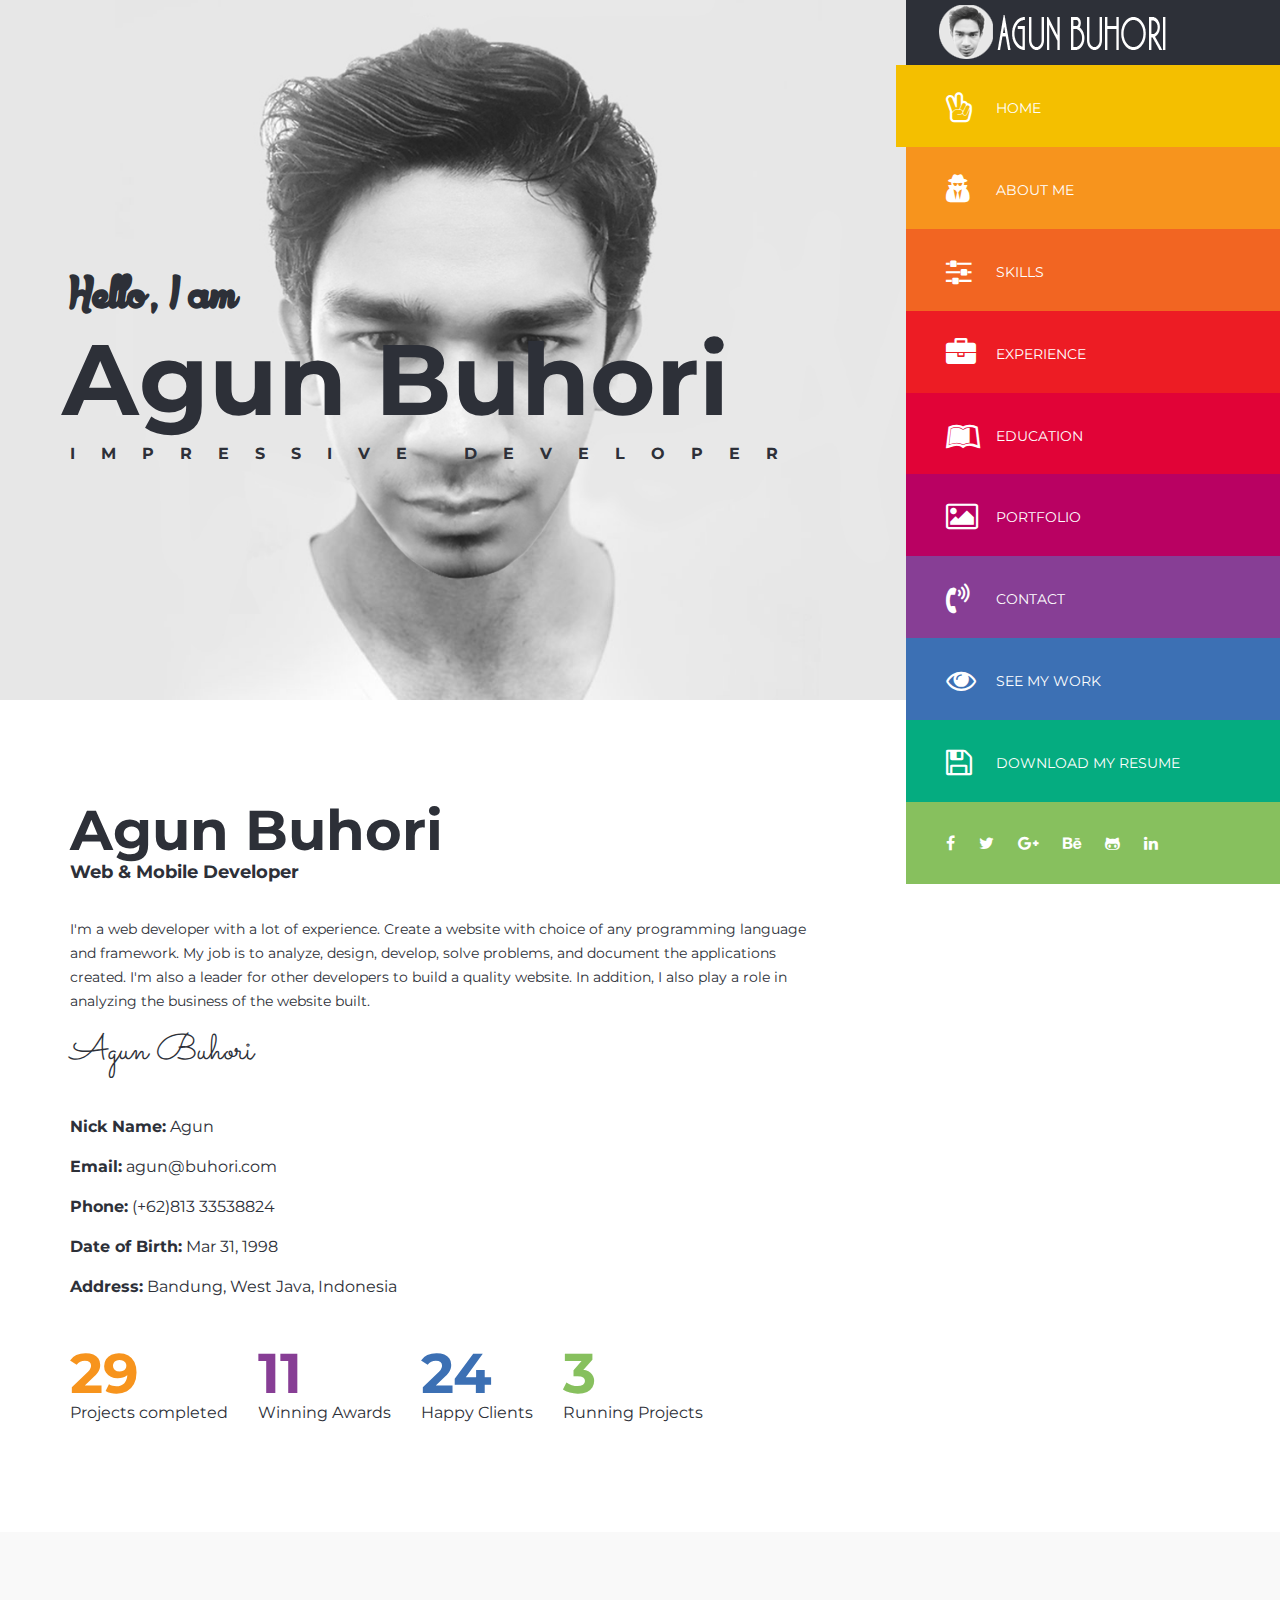
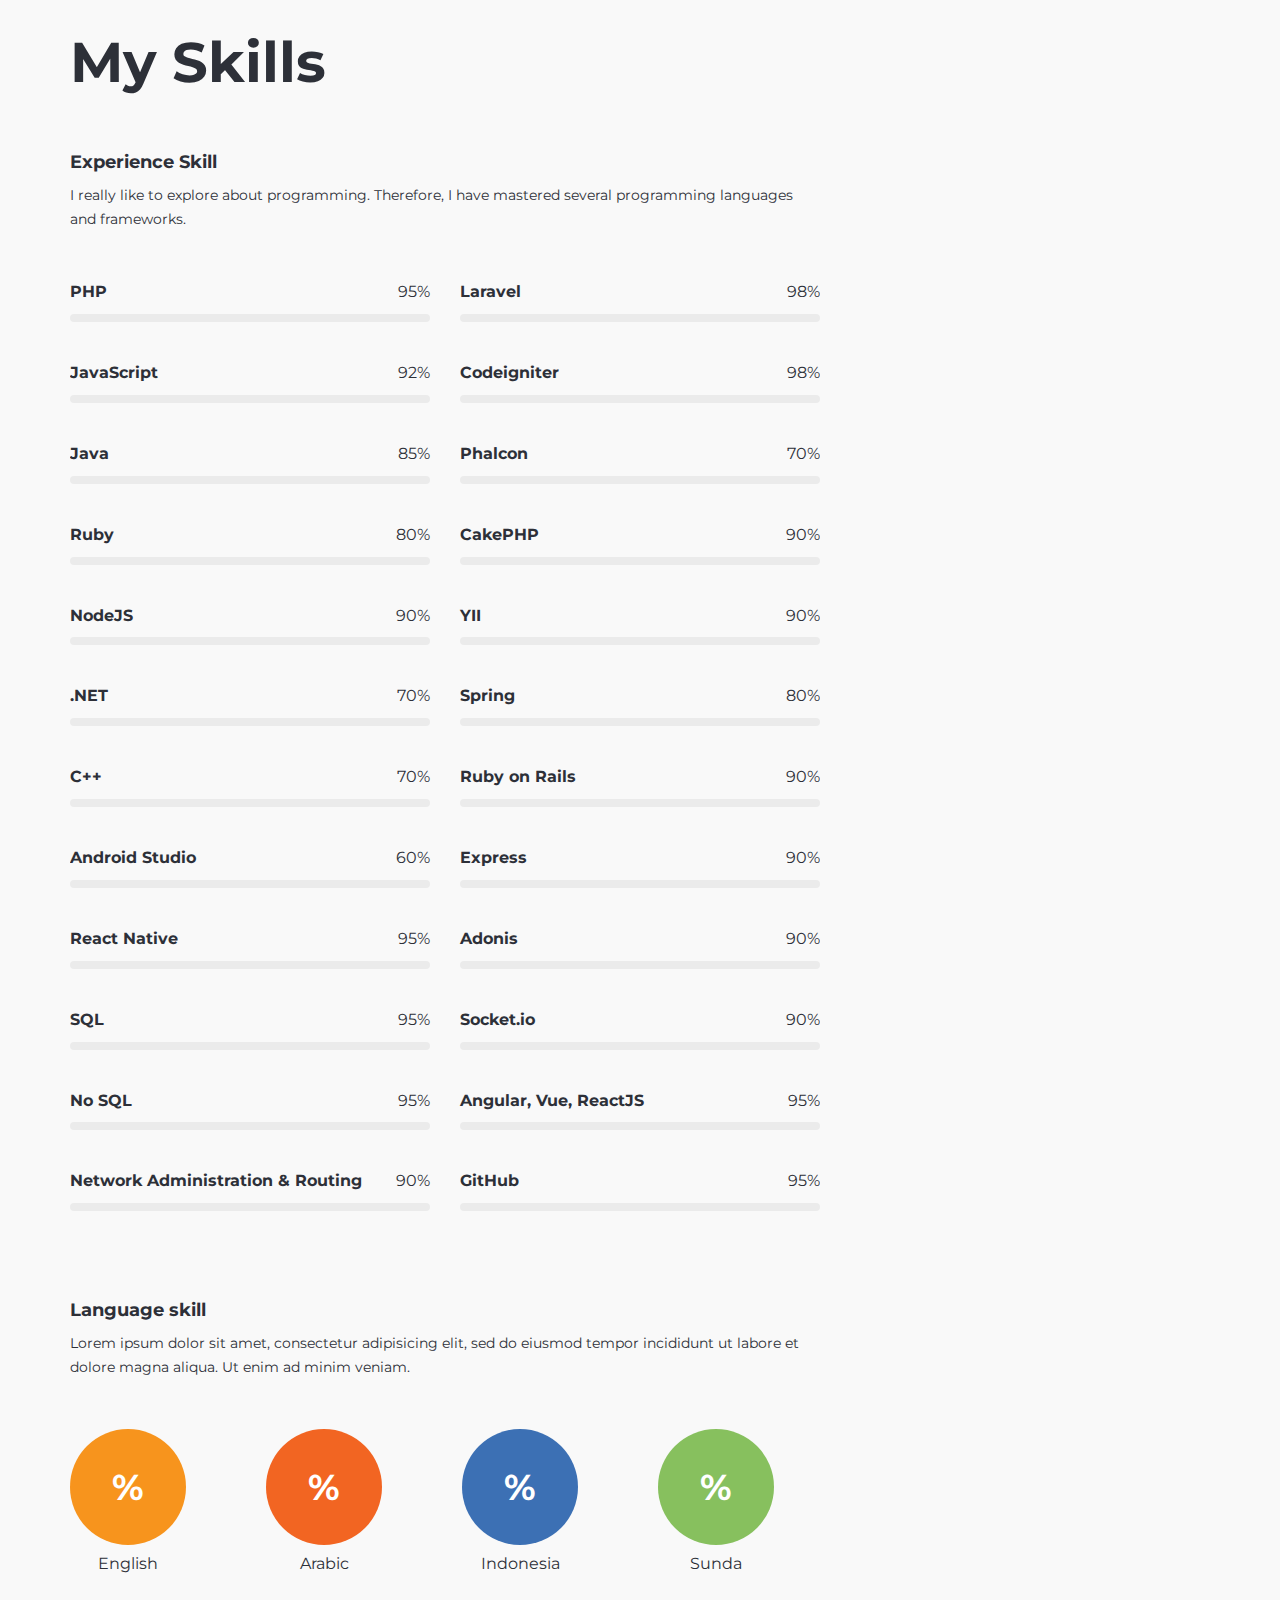
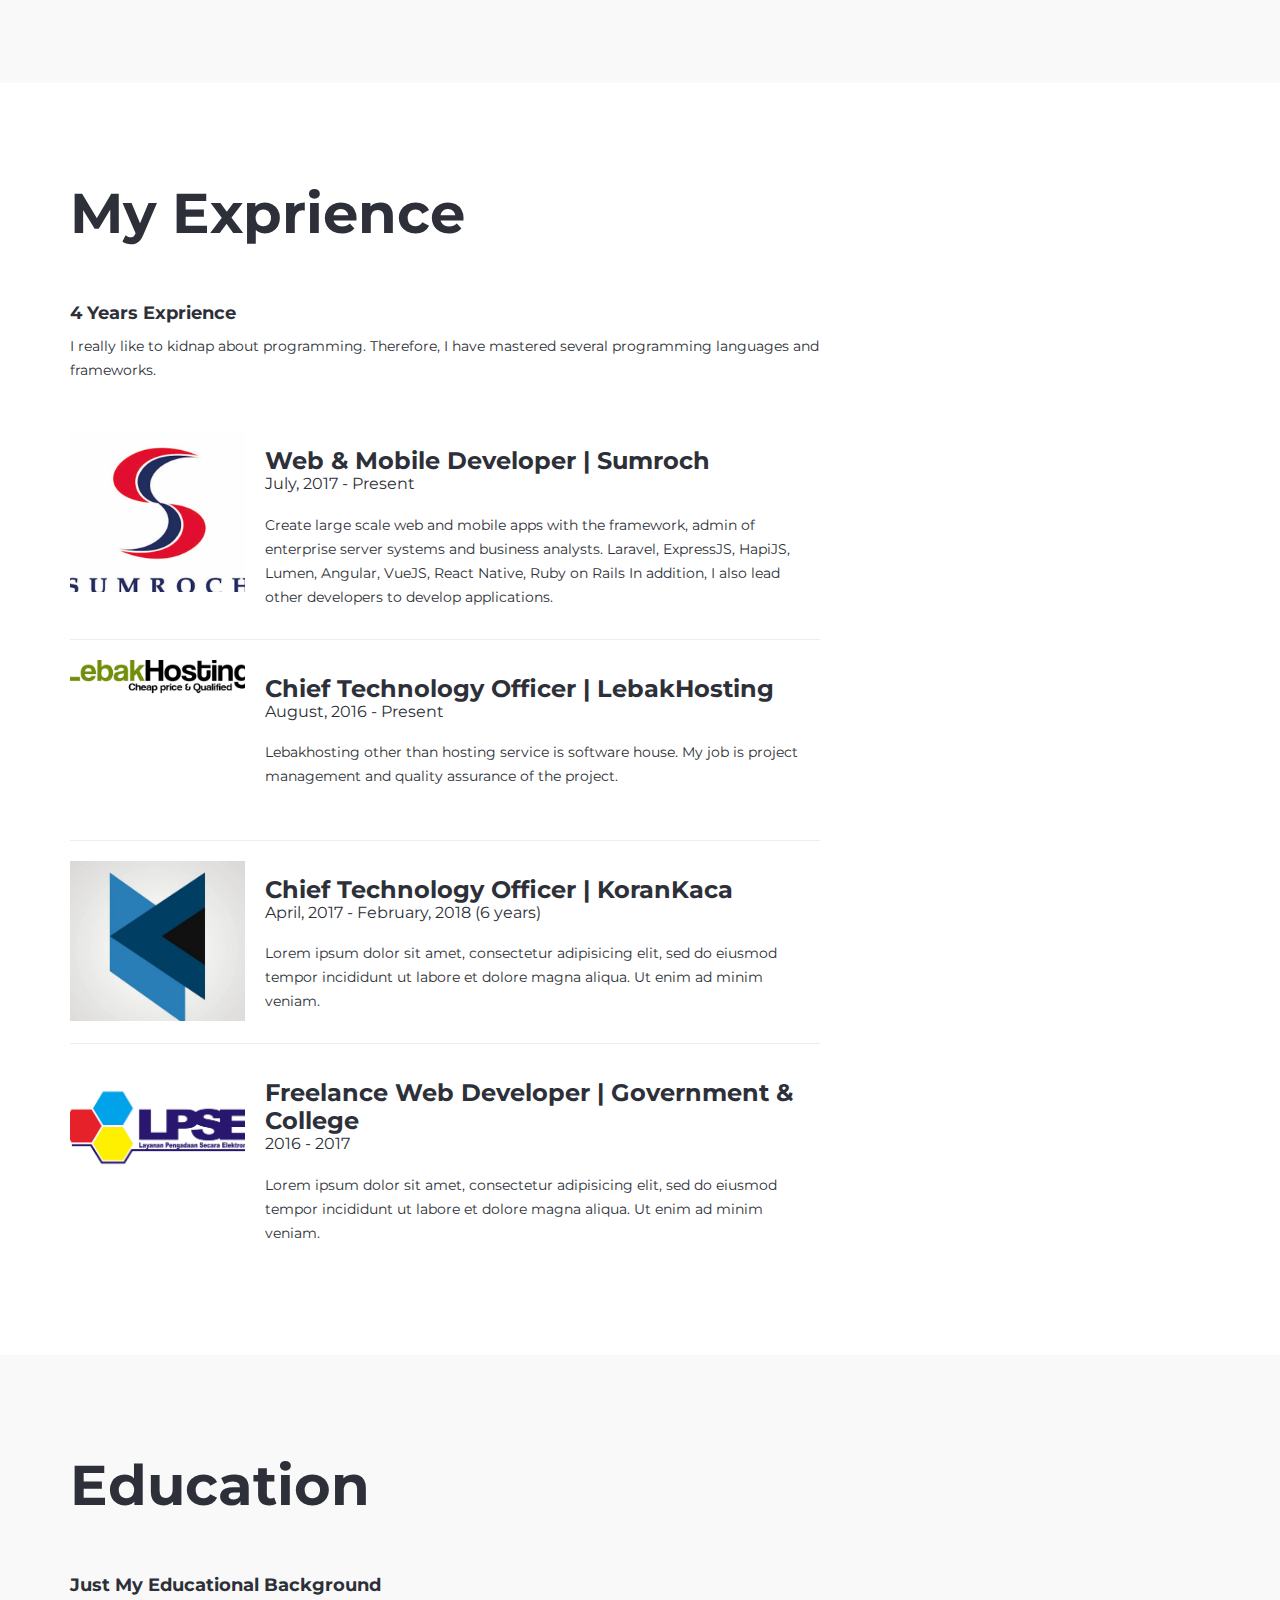
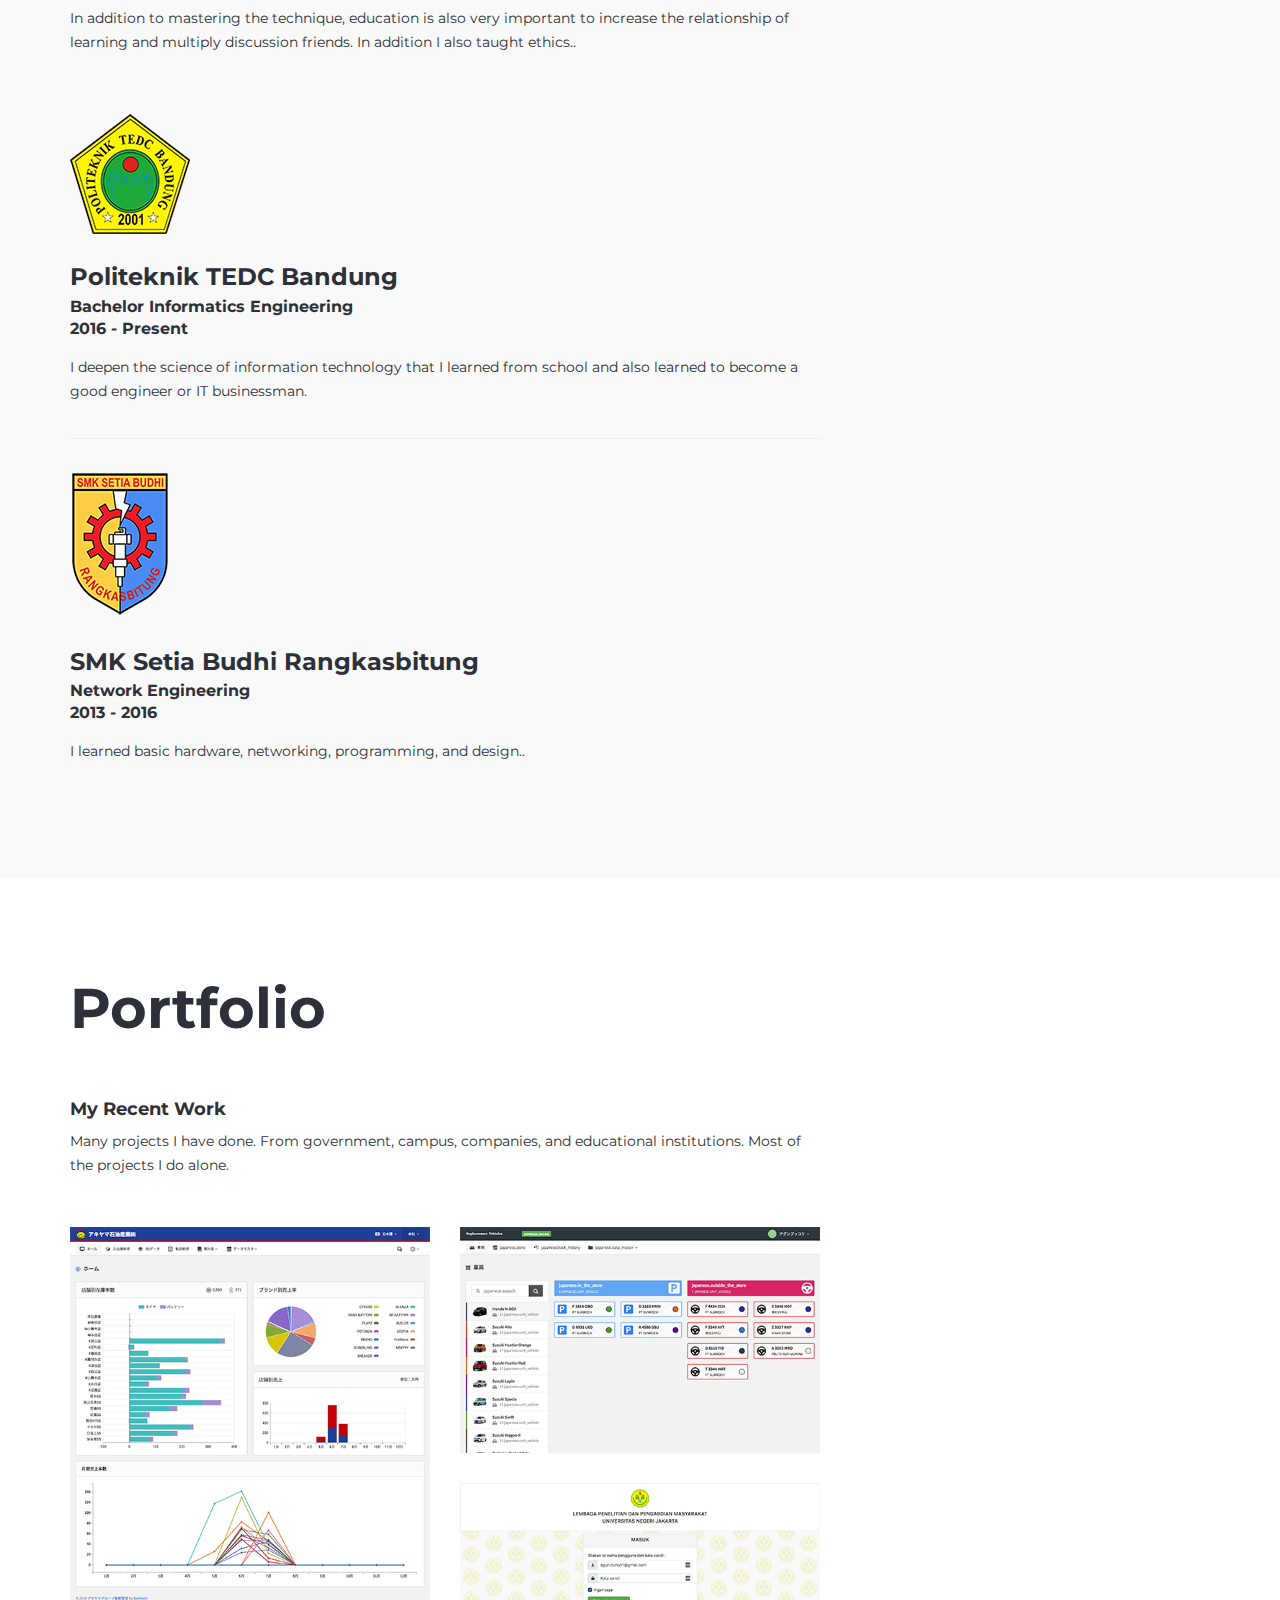
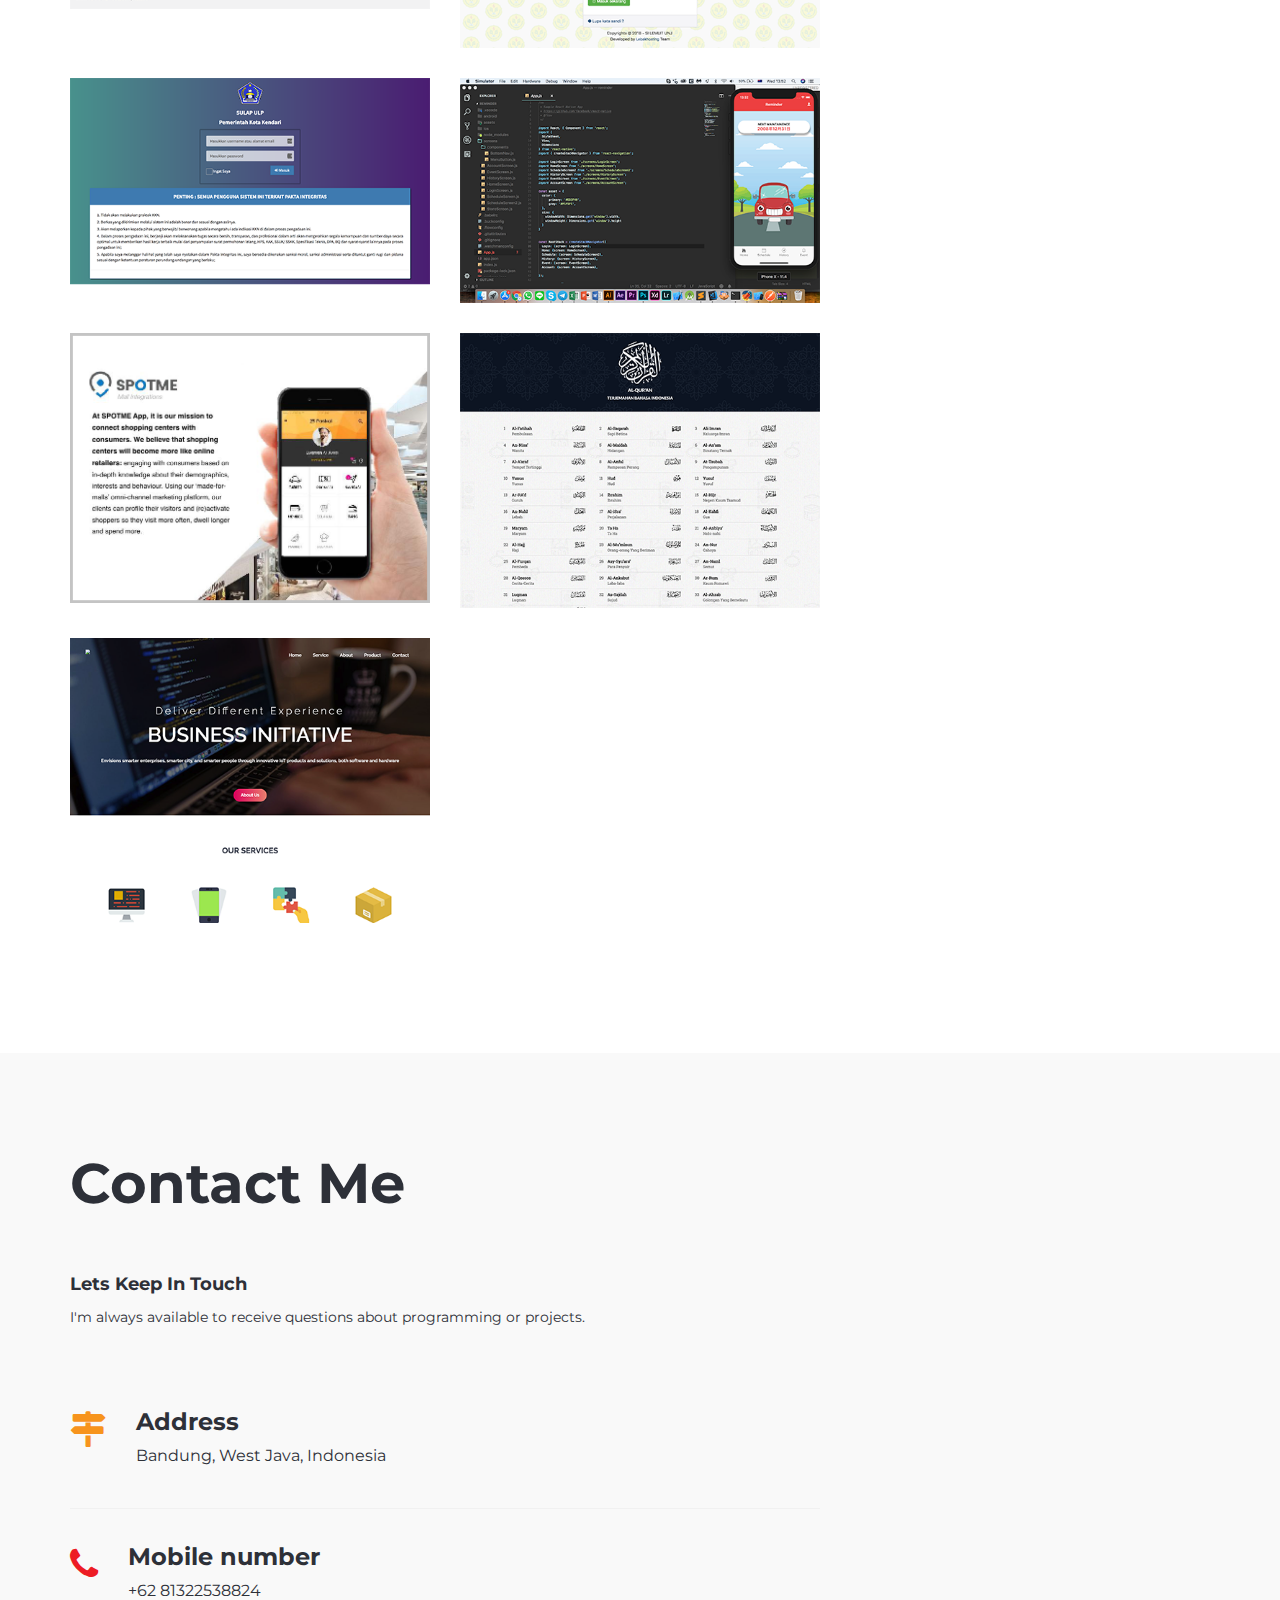
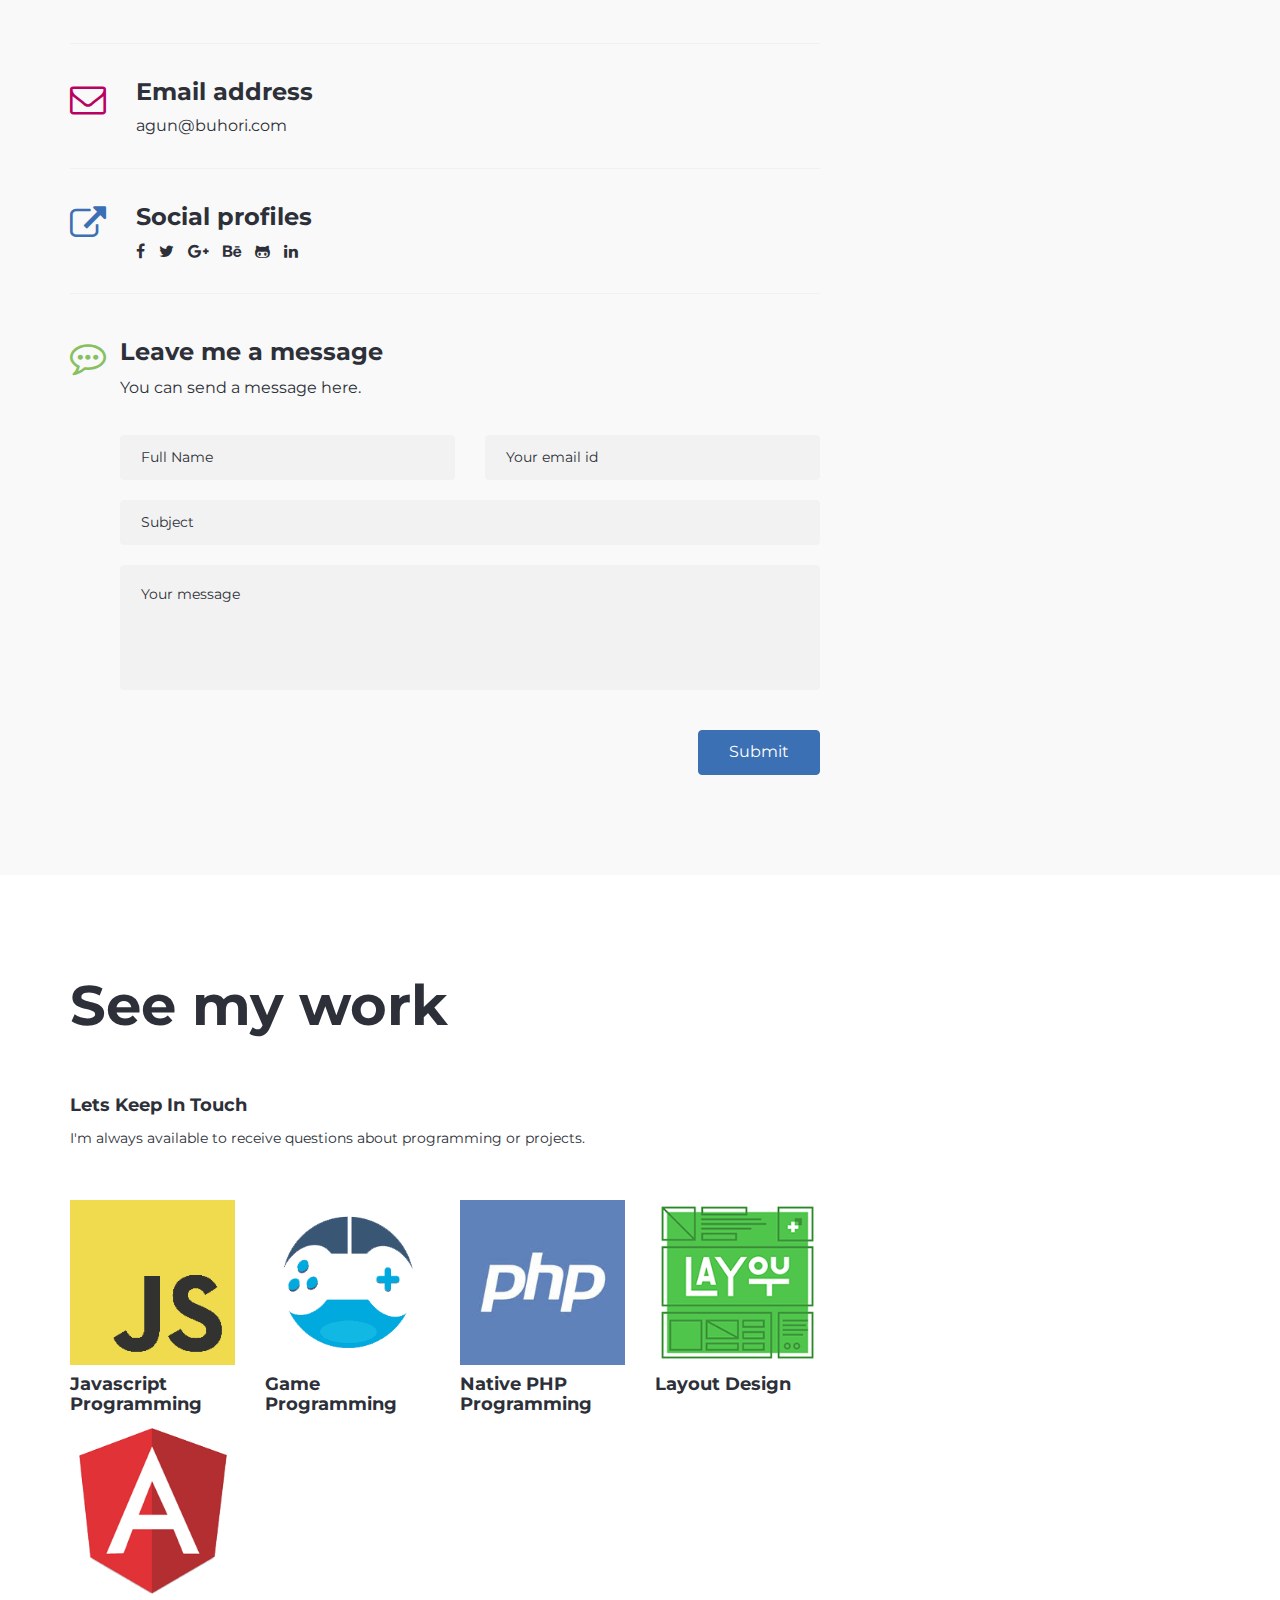
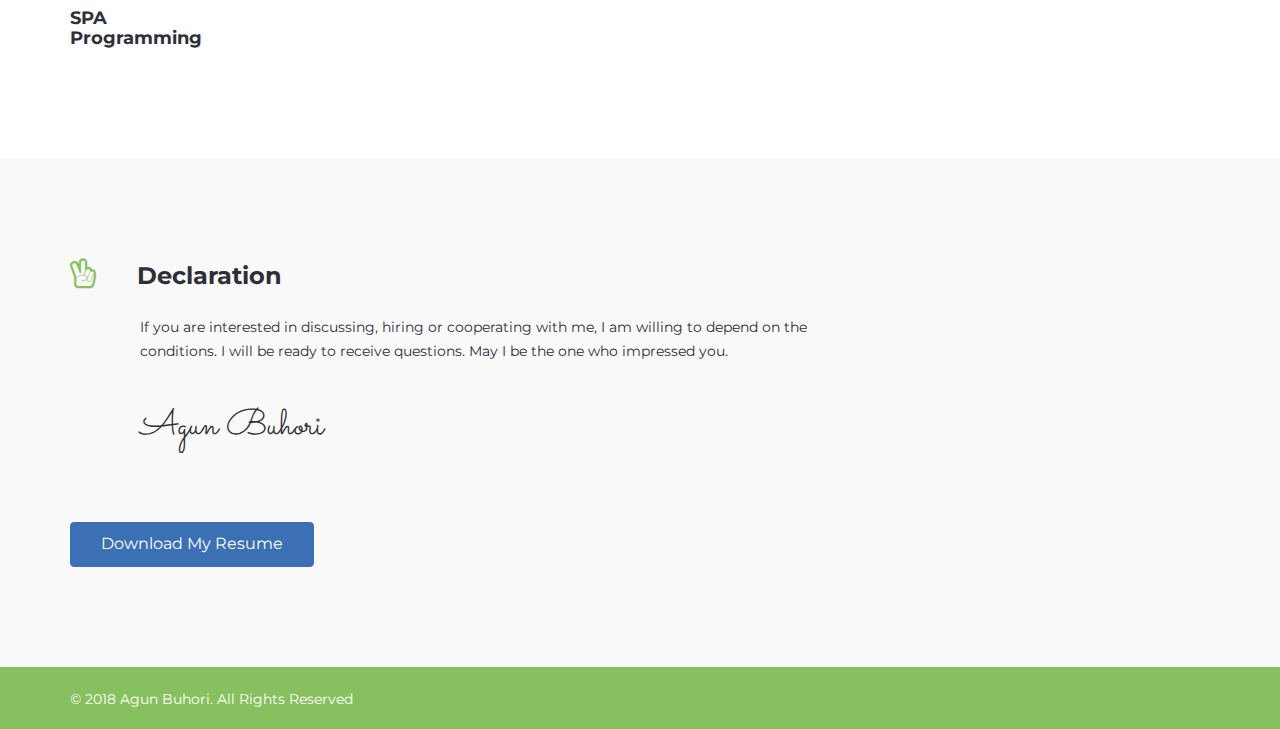
<file: index.html>
<!DOCTYPE html>
<html lang="en">
    <head>
        <meta charset="utf-8">
        <meta http-equiv="X-UA-Compatible" content="IE=edge">
        <meta name="viewport" content="width=device-width, initial-scale=1">
        <meta name="author" content="Bio Theme">
       	<meta name="description" content="">

        <title>Agun Buhori | Impressive Developer</title>
		
		<!-- CSS -->
        <link rel="stylesheet" href="css/bootstrap.min.css">
        <link rel="stylesheet" href="css/font-awesome.min.css">       
        <link rel="stylesheet" href="css/magnific-popup.css">       
        <link rel="stylesheet" href="css/animate.css">       
        <link rel="stylesheet" href="css/main.css"> 
        <link rel="stylesheet" href="css/responsive.css"> 

        <!-- Fonts -->
        <link href="https://fonts.googleapis.com/css?family=Montserrat:400,700|Sacramento" rel="stylesheet">
		
        <!-- icons -->
        <link rel="icon" href="favicon.png"> 
        <link rel="apple-touch-icon-precomposed" sizes="144x144" href="../images/ico/apple-touch-icon-144-precomposed.html">
        <link rel="apple-touch-icon-precomposed" sizes="114x114" href="../images/ico/apple-touch-icon-114-precomposed.html">
        <link rel="apple-touch-icon-precomposed" sizes="72x72" href="../images/ico/apple-touch-icon-72-precomposed.html">
        <link rel="apple-touch-icon-precomposed" sizes="57x57" href="../images/ico/apple-touch-icon-57-precomposed.html">    

        <!-- HTML5 shim and Respond.js for IE8 support of HTML5 elements and media queries -->
        <!-- WARNING: Respond.js doesn't work if you view the page via file:// -->
        <!--[if lt IE 9]>
          <script src="https://oss.maxcdn.com/html5shiv/3.7.2/html5shiv.min.js"></script>
          <script src="https://oss.maxcdn.com/respond/1.4.2/respond.min.js"></script>
        <![endif]-->
    
    </head>
    <body>
        <div class="main-wrapper home-one">
            <div id="navigation" class="menu-one">
                <div class="navbar navbar-fixed-top">
                    <div class="navbar-header">
                        <button type="button" class="navbar-toggle collapsed" data-toggle="collapse" data-target=".navbar-collapse">
                            <span class="sr-only">Toggle navigation</span>
                            <span class="icon-bar"></span>
                            <span class="icon-bar"></span>
                            <span class="icon-bar"></span>
                        </button>
                        <div class="navbar-brand logo">
                            <a href="index-2.html"><img class="img-responsive" src="images/logo.png" alt="Image" ></a> 
                        </div> 
                    </div>
                                   
                    <nav id="mainmenu" class="collapse navbar-collapse">
                        <ul class="nav navbar-nav">          
                            <li  class="scroll current dropdown"><a href="#home-banner">
                                <span><i class="fa fa-hand-peace-o" aria-hidden="true"></i>Home</span></a>
                            </li>               
                            <li class="scroll"><a href="#about">
                                <span><i class="fa fa-user-secret" aria-hidden="true"></i>About me</span></a>
                            </li>               
                            <li class="scroll"><a href="#skill">
                                <span><i class="fa fa-sliders" aria-hidden="true"></i>Skills</span></a>
                             </li>     
                            <li class="scroll"><a href="#exprience">
                                <span><i class="fa fa-briefcase" aria-hidden="true"></i>Experience</span></a>
                            </li>               
                            <li class="scroll"><a href="#education">
                                <span><i class="fa fa-leanpub" aria-hidden="true"></i>Education</span></a>
                            </li>               
                            <li class="scroll"><a href="#portfolio">
                                <span><i class="fa fa-picture-o" aria-hidden="true"></i>Portfolio</span></a>
                            </li>                              
                            <li class="scroll"><a href="#contact">
                                <span><i class="fa fa-volume-control-phone" aria-hidden="true"></i>Contact</span></a>
                            </li>

                            <li class="scroll"><a href="#my-work">
                                <span><i class="fa fa-eye" aria-hidden="true"></i>See My Work</span></a>
                            </li>

                            <li class="scroll"><a href="#profile">
                                <span><i class="fa fa-floppy-o" aria-hidden="true"></i>Download My Resume</span></a>
                            </li>

                            <li>
                                <ul class="social list-inline">
                                    <li><a target="_blank" href="https://facebook.com/agun.buhori.98"><i class="fa fa-facebook" aria-hidden="true"></i></a></li>
                                    <li><a target="_blank" href="https://twitter.com/agunbuhori"><i class="fa fa-twitter" aria-hidden="true"></i></a></li>
                                    <li><a target="_blank" href="https://plus.google.com/106549402863995293583"><i class="fa fa-google-plus" aria-hidden="true"></i></a></li>
                                    <li><a target="_blank" href="https://behance.net/agunbuhori"><i class="fa fa-behance" aria-hidden="true"></i></a></li>
                                    <li><a target="_blank" href="https://github.com/agunbuhori"><i class="fa fa-github-alt" aria-hidden="true"></i></a></li>
                                    <li><a target="_blank" href="https://linkedin.com/in/agunbuhori"><i class="fa fa-linkedin" aria-hidden="true"></i></a></li>
                                </ul>
                            </li>                                          
                        </ul>
                    </nav>
                </div><!-- navbar -->                                
            </div><!-- navigation -->

            <div id="home-banner" class="home-banner-one">
                <div class="container">
                    <div class="row">
                        <div class="col-sm-9">
                            <div class="banner-content">
                                <div class="banner-info">
                                    <h1>Hello, I am</h1>
                                    <h2 style="font-size: 100px">Agun Buhori</h2>
                                    <h3>impressive developer</h3>
                                </div>
                            </div>
                        </div>
                    </div><!-- row -->
                </div><!-- container -->
            </div><!-- home-banner --> 

            <div id="about" class="about-section section-padding">
                <div class="container">
                    <div class="row">
                        <div class="col-sm-8">
                            <div class="section-title">
                                <h1>Agun Buhori</h1>
                                <h4>Web & Mobile Developer</h4>
                            </div>
                            <div class="about-info">
                                <p>I'm a web developer with a lot of experience. Create a website with choice of any programming language and framework. My job is to analyze, design, develop, solve problems, and document the applications created. I'm also a leader for other developers to build a quality website. In addition, I also play a role in analyzing the business of the website built.</p>
                                <div class="signature">
                                    <h1>Agun Buhori</h1>
                                </div>
                            </div>
                            <address>
                                <p><span>Nick Name:</span> Agun</p>
                                <p><span>Email:</span> agun@buhori.com</p>
                                <p><span>Phone:</span> (+62)813 33538824</p>
                                <p><span>Date of Birth:</span> Mar 31, 1998</p>
                                <p><span>Address:</span> Bandung, West Java, Indonesia</p>
                            </address>
                            <ul class="achievement">
                                <li class="achievement-info">
                                    <span class="counter">29</span>
                                    <h4>Projects completed</h4>
                                </li> 
                                <li class="achievement-info">
                                    <span class="counter counter1">11</span>
                                    <h4>Winning Awards</h4>
                                </li> 
                                <li class="achievement-info">
                                    <span class="counter counter2">24</span>
                                    <h4>Happy Clients</h4>
                                </li> 
                                <li class="achievement-info">
                                    <span class="counter counter3">3</span>
                                    <h4>Running Projects</h4>
                                </li>                            
                            </ul>
                        </div>
                    </div><!-- row -->
                </div><!-- container -->
            </div><!-- about section -->

            <div id="skill" class="skill-section bg-color section-padding">
                <div class="container">
                    <div class="row">
                        <div class="col-sm-8">
                            <div class="section-content">
                                <div class="section-title">
                                    <h1>My Skills</h1>
                                </div>
                                <div class="text-info">
                                    <h4>Experience Skill</h4>
                                    <p>I really like to explore about programming. Therefore, I have mastered several programming languages and frameworks.</p>
                                </div>
                                <div class="progress-content">
                                    <div class="rating-bar bar-left">
                                        <label>PHP</label>
                                        <span class="rating-count pull-right">95%</span>
                                        <div class="skill-progress">
                                            <div class="progress">
                                                <div class="progress-bar" role="progressbar" aria-valuenow="95" aria-valuemin="0" aria-valuemax="100" >
                                                </div>
                                            </div>
                                        </div>
                                        <label>JavaScript</label>
                                        <span class="rating-count pull-right">92%</span>
                                        <div class="skill-progress">
                                            <div class="progress">
                                                <div class="progress-bar" role="progressbar" aria-valuenow="92" aria-valuemin="0" aria-valuemax="100" >
                                                </div>
                                            </div>
                                        </div>

                                        <label>Java</label>
                                        <span class="rating-count pull-right">85%</span>
                                        <div class="skill-progress">
                                            <div class="progress">
                                                <div class="progress-bar bar1" role="progressbar" aria-valuenow="85" aria-valuemin="0" aria-valuemax="100" >
                                                </div>
                                            </div>
                                        </div>
                                        <label>Ruby</label>
                                        <span class="rating-count pull-right">80%</span>
                                        <div class="skill-progress">
                                            <div class="progress">
                                                <div class="progress-bar bar2" role="progressbar" aria-valuenow="80" aria-valuemin="0" aria-valuemax="100" >
                                                </div>
                                            </div>
                                        </div>
                                        <label>NodeJS</label>
                                        <span class="rating-count pull-right">90%</span>
                                        <div class="skill-progress">
                                            <div class="progress">
                                                <div class="progress-bar bar2" role="progressbar" aria-valuenow="90" aria-valuemin="0" aria-valuemax="100" >
                                                </div>
                                            </div>
                                        </div>
                                        <label>.NET</label>
                                        <span class="rating-count pull-right">70%</span>
                                        <div class="skill-progress">
                                            <div class="progress">
                                                <div class="progress-bar bar2" role="progressbar" aria-valuenow="70" aria-valuemin="0" aria-valuemax="100" >
                                                </div>
                                            </div>
                                        </div>
                                        <label>C++</label>
                                        <span class="rating-count pull-right">70%</span>
                                        <div class="skill-progress">
                                            <div class="progress">
                                                <div class="progress-bar bar2" role="progressbar" aria-valuenow="70" aria-valuemin="0" aria-valuemax="100" >
                                                </div>
                                            </div>
                                        </div>
                                        <label>Android Studio</label>
                                        <span class="rating-count pull-right">60%</span>
                                        <div class="skill-progress">
                                            <div class="progress">
                                                <div class="progress-bar bar2" role="progressbar" aria-valuenow="60" aria-valuemin="0" aria-valuemax="100" >
                                                </div>
                                            </div>
                                        </div>
                                        <label>React Native</label>
                                        <span class="rating-count pull-right">95%</span>
                                        <div class="skill-progress">
                                            <div class="progress">
                                                <div class="progress-bar bar2" role="progressbar" aria-valuenow="95" aria-valuemin="0" aria-valuemax="100" >
                                                </div>
                                            </div>
                                        </div>
                                        <label>SQL</label>
                                        <span class="rating-count pull-right">95%</span>
                                        <div class="skill-progress">
                                            <div class="progress">
                                                <div class="progress-bar bar2" role="progressbar" aria-valuenow="95" aria-valuemin="0" aria-valuemax="100" >
                                                </div>
                                            </div>
                                        </div>
                                        <label>No SQL</label>
                                        <span class="rating-count pull-right">95%</span>
                                        <div class="skill-progress">
                                            <div class="progress">
                                                <div class="progress-bar bar2" role="progressbar" aria-valuenow="95" aria-valuemin="0" aria-valuemax="100" >
                                                </div>
                                            </div>
                                        </div>
                                        <label>Network Administration & Routing</label>
                                        <span class="rating-count pull-right">90%</span>
                                        <div class="skill-progress">
                                            <div class="progress">
                                                <div class="progress-bar bar2" role="progressbar" aria-valuenow="90" aria-valuemin="0" aria-valuemax="100" >
                                                </div>
                                            </div>
                                        </div>

                                    </div>                                

                                    <div class="skill rating-bar bar-right">
                                        <label>Laravel</label>
                                        <span class="rating-count pull-right">98%</span>
                                        <div class="skill-progress">
                                            <div class="progress">
                                                <div class="progress-bar bar3" role="progressbar" aria-valuenow="98" aria-valuemin="0" aria-valuemax="100" >
                                                </div>
                                            </div>
                                        </div>
                                        <label>Codeigniter</label>
                                        <span class="rating-count pull-right">98%</span>
                                        <div class="skill-progress">
                                            <div class="progress">
                                                <div class="progress-bar bar4" role="progressbar" aria-valuenow="98" aria-valuemin="0" aria-valuemax="100" >
                                                </div>
                                            </div>
                                        </div>
                                        <label>Phalcon</label>
                                        <span class="rating-count pull-right">70%</span>
                                        <div class="skill-progress">
                                            <div class="progress">
                                                <div class="progress-bar bar5" role="progressbar" aria-valuenow="70" aria-valuemin="0" aria-valuemax="100" >
                                                </div>
                                            </div>
                                        </div>
                                        <label>CakePHP</label>
                                        <span class="rating-count pull-right">90%</span>
                                        <div class="skill-progress">
                                            <div class="progress">
                                                <div class="progress-bar bar5" role="progressbar" aria-valuenow="90" aria-valuemin="0" aria-valuemax="100" >
                                                </div>
                                            </div>
                                        </div>
                                        <label>YII</label>
                                        <span class="rating-count pull-right">90%</span>
                                        <div class="skill-progress">
                                            <div class="progress">
                                                <div class="progress-bar bar5" role="progressbar" aria-valuenow="90" aria-valuemin="0" aria-valuemax="100" >
                                                </div>
                                            </div>
                                        </div>
                                        <label>Spring</label>
                                        <span class="rating-count pull-right">80%</span>
                                        <div class="skill-progress">
                                            <div class="progress">
                                                <div class="progress-bar bar5" role="progressbar" aria-valuenow="80" aria-valuemin="0" aria-valuemax="100" >
                                                </div>
                                            </div>
                                        </div>
                                        <label>Ruby on Rails</label>
                                        <span class="rating-count pull-right">90%</span>
                                        <div class="skill-progress">
                                            <div class="progress">
                                                <div class="progress-bar bar5" role="progressbar" aria-valuenow="90" aria-valuemin="0" aria-valuemax="100" >
                                                </div>
                                            </div>
                                        </div>
                                        <label>Express</label>
                                        <span class="rating-count pull-right">90%</span>
                                        <div class="skill-progress">
                                            <div class="progress">
                                                <div class="progress-bar bar5" role="progressbar" aria-valuenow="90" aria-valuemin="0" aria-valuemax="100" >
                                                </div>
                                            </div>
                                        </div>
                                        <label>Adonis</label>
                                        <span class="rating-count pull-right">90%</span>
                                        <div class="skill-progress">
                                            <div class="progress">
                                                <div class="progress-bar bar5" role="progressbar" aria-valuenow="90" aria-valuemin="0" aria-valuemax="100" >
                                                </div>
                                            </div>
                                        </div>
                                        <label>Socket.io</label>
                                        <span class="rating-count pull-right">90%</span>
                                        <div class="skill-progress">
                                            <div class="progress">
                                                <div class="progress-bar bar5" role="progressbar" aria-valuenow="90" aria-valuemin="0" aria-valuemax="100" >
                                                </div>
                                            </div>
                                        </div>
                                        <label>Angular, Vue, ReactJS</label>
                                        <span class="rating-count pull-right">95%</span>
                                        <div class="skill-progress">
                                            <div class="progress">
                                                <div class="progress-bar bar5" role="progressbar" aria-valuenow="95" aria-valuemin="0" aria-valuemax="100" >
                                                </div>
                                            </div>
                                        </div>
                                        <label>GitHub</label>
                                        <span class="rating-count pull-right">95%</span>
                                        <div class="skill-progress">
                                            <div class="progress">
                                                <div class="progress-bar bar5" role="progressbar" aria-valuenow="95" aria-valuemin="0" aria-valuemax="100" >
                                                </div>
                                            </div>
                                        </div>

                                    </div> 
                                </div>                               

                                <div class="language-skill">
                                    <div class="text-info">
                                        <h4>Language skill</h4>
                                        <p>Lorem ipsum dolor sit amet, consectetur adipisicing elit, sed do eiusmod tempor incididunt ut labore et dolore magna aliqua. Ut enim ad minim veniam.</p>
                                    </div>
                                    <ul>
                                        <li class="chart" data-percent="80">
                                            <span class="percent"></span>
                                            <h5>English</h5>
                                        </li>
                                        <li class="chart" data-percent="90">
                                            <span class="percent percent1"></span>
                                            <h5>Arabic</h5>
                                        </li>
                                        <li class="chart" data-percent="100">
                                            <span class="percent percent2"></span>
                                            <h5>Indonesia</h5>
                                        </li>
                                        <li class="chart" data-percent="70">
                                            <span class="percent percent3"></span>
                                            <h5>Sunda</h5>
                                        </li>                                    
                                    </ul>
                                </div><!-- more skill -->                             
                            </div>                                             
                        </div>
                    </div><!-- row -->
                </div><!-- container -->
            </div><!-- skill section -->

            <div id="exprience" class="exprience-section section-padding">
                <div class="container">
                    <div class="row">
                        <div class="col-sm-8">
                            <div class="section-title">
                                <h1>My Exprience</h1>
                            </div>
                            <div class="text-info">
                                <h4>4 Years Exprience</h4>
                                <p>I really like to kidnap about programming. Therefore, I have mastered several programming languages and frameworks.</p>
                            </div>
                            <div class="exprience">
                                <div class="exprience-image">
                                    <img class="img-responsive" src="images/exprience/sumroch.jpeg" alt="Image">
                                </div>
                                <div class="exprience-info">
                                    <h3>Web & Mobile Developer | Sumroch</h3>
                                    <h5>July, 2017 - Present</h5>
                                    <p>Create large scale web and mobile apps with the framework, admin of enterprise server systems and business analysts. Laravel, ExpressJS, HapiJS, Lumen, Angular, VueJS, React Native, Ruby on Rails In addition, I also lead other developers to develop applications.</p> </div>
                            </div>
                            <hr>
                            <div class="exprience">
                                <div class="exprience-image">
                                    <img class="img-responsive" src="images/exprience/lebakhosting.png" alt="Image">
                                </div>
                                <div class="exprience-info">
                                    <h3>Chief Technology Officer | LebakHosting</h3>
                                    <h5>August, 2016 - Present</h5>
                                    <p>Lebakhosting other than hosting service is software house. My job is project management and quality assurance of the project.</p>
                                </div>                            
                            </div>
                            <hr>
                            <div class="exprience">
                                <div class="exprience-image">
                                    <img class="img-responsive" src="images/exprience/korankaca.jpg" alt="Image">
                                </div>
                                <div class="exprience-info">
                                    <h3>Chief Technology Officer | KoranKaca</h3>
                                    <h5>April, 2017 - February, 2018 (6 years)</h5>
                                    <p>Lorem ipsum dolor sit amet, consectetur adipisicing elit, sed do eiusmod tempor incididunt ut labore et dolore magna aliqua. Ut enim ad minim veniam.</p>
                                </div>                            
                            </div>
                            <hr>
                            <div class="exprience">
                                <div class="exprience-image">
                                    <img class="img-responsive" src="images/exprience/lpse.jpg" alt="Image">
                                </div>
                                <div class="exprience-info">
                                    <h3>Freelance Web Developer | Government & College</h3>
                                    <h5>2016 - 2017</h5>
                                    <p>Lorem ipsum dolor sit amet, consectetur adipisicing elit, sed do eiusmod tempor incididunt ut labore et dolore magna aliqua. Ut enim ad minim veniam.</p>
                                </div>                            
                            </div>
                        </div>
                    </div><!-- row -->
                </div><!-- container -->
            </div><!-- exprience section -->

            <div id="education" class="education-section bg-color section-padding">
                <div class="container">
                    <div class="row">
                        <div class="col-sm-8">
                            <div class="section-content">
                                <div class="section-title">
                                    <h1>Education</h1>
                                </div>
                                <div class="text-info">
                                    <h4>Just My Educational Background</h4>
                                    <p>In addition to mastering the technique, education is also very important to increase the relationship of learning and multiply discussion friends. In addition I also taught ethics..</p>
                                </div>
                                <div class="education-info">
                                    <img class="img-responsive" src="images/education/poltek.png" alt="Image">
                                    <h3>Politeknik TEDC Bandung</h3>
                                    <h5>Bachelor Informatics Engineering</h5>
                                    <h6>2016 - Present</h6>
                                    <p>I deepen the science of information technology that I learned from school and also learned to become a good engineer or IT businessman.</p>
                                </div>
                                <hr>
                                <div class="education-info">
                                    <img class="img-responsive" src="images/education/smksb.png" alt="Image">
                                    <h3>SMK Setia Budhi Rangkasbitung</h3>
                                    <h5>Network Engineering</h5>
                                    <h6>2013 - 2016</h6>
                                    <p>I learned basic hardware, networking, programming, and design..</p>
                                </div>
                            </div>
                        </div>
                    </div><!-- row -->
                </div><!-- container -->
            </div><!-- education section -->

            <div id="portfolio" class="portfolio-section section-padding">
                <div class="container">
                    <div class="row">
                        <div class="col-sm-8">
                            <div class="section-title">
                                <h1>Portfolio</h1>
                            </div>
                            <div class="text-info">
                                <h4>My Recent Work</h4>
                                <p>Many projects I have done. From government, campus, companies, and educational institutions. Most of the projects I do alone.</p>
                            </div>
                            <div class="portfolio-content">
                                <div class="row">
                                    <div class="col-sm-6">
                                        <div class="portfolio-item">
                                            <img class="img-responsive" src="images/portfolio/inventory.png" alt="Image">
                                            <div class="portfolio-overlay">
                                                <div class="portfolio-info">
                                                    <a href="images/portfolio/1.jpg"><i class="fa fa-camera-retro" aria-hidden="true"></i></a>
                                                    <h3>Akiyama Inventory System</h3>
                                                    <p>Application of inventory management of automotive companies in Japan.</p>
                                                </div>
                                            </div>
                                        </div>
                                    </div>
                                    <div class="col-sm-6">
                                        <div class="portfolio-item">
                                            <img class="img-responsive" src="images/portfolio/replacement.png" alt="Image">
                                            <div class="portfolio-overlay">
                                                <div class="portfolio-info">
                                                    <a href="images/portfolio/2.jpg"><i class="fa fa-camera-retro" aria-hidden="true"></i></a>
                                                    <h3>Replacement Vehicles</h3>
                                                    <p>Application for tracking car position using IoT technology and websocket</p>
                                                </div>
                                            </div>
                                        </div>
                                    </div>
                                    <div class="col-sm-6">
                                        <div class="portfolio-item">
                                            <img class="img-responsive" src="images/portfolio/lppm.png" alt="Image">
                                            <div class="portfolio-overlay">
                                                <div class="portfolio-info">
                                                    <a href="images/portfolio/3.jpg"><i class="fa fa-camera-retro" aria-hidden="true"></i></a>
                                                    <h3>LPPM UNJ</h3>
                                                    <p>Application of student research archiving at Jakarta State University.</p>
                                                </div>
                                            </div>
                                        </div>
                                    </div>
                                    <div class="col-sm-6">
                                        <div class="portfolio-item">
                                            <img class="img-responsive" src="images/portfolio/kendari.png" alt="Image">
                                            <div class="portfolio-overlay">
                                                <div class="portfolio-info">
                                                    <a href="images/portfolio/4.jpg"><i class="fa fa-camera-retro" aria-hidden="true"></i></a>
                                                    <h3>SULAP ULP Kota Kendari</h3>
                                                    <p>Electronic procurement management applications. http://jumanta.info</p>
                                                </div>
                                            </div>
                                        </div>
                                    </div>
                                    <div class="col-sm-6">
                                        <div class="portfolio-item">
                                            <img class="img-responsive" src="images/portfolio/reminder.png" alt="Image">
                                            <div class="portfolio-overlay">
                                                <div class="portfolio-info">
                                                    <a href="images/portfolio/5.jpg"><i class="fa fa-camera-retro" aria-hidden="true"></i></a>
                                                    <h3>Akiyama Maintainence Reminder</h3>
                                                    <p>Mobile app to remind customers to do regular maintenance.</p>
                                                </div>
                                            </div>
                                        </div>
                                    </div>
                                    <div class="col-sm-6">
                                        <div class="portfolio-item">
                                            <img class="img-responsive" src="images/portfolio/spotme.jpg" alt="Image">
                                            <div class="portfolio-overlay">
                                                <div class="portfolio-info">
                                                    <a href="images/portfolio/6.jpg"><i class="fa fa-camera-retro" aria-hidden="true"></i></a>
                                                    <h3>SPOTME</h3>
                                                    <p>When the user is in a mall, this app will tell any promotions that exist in the mall.</p>
                                                </div>
                                            </div>
                                        </div>
                                    </div>
                                    <div class="col-sm-6">
                                        <div class="portfolio-item">
                                            <img class="img-responsive" src="images/portfolio/quran.png" alt="Image">
                                            <div class="portfolio-overlay">
                                                <div class="portfolio-info">
                                                    <a href="images/portfolio/7.jpg"><i class="fa fa-camera-retro" aria-hidden="true"></i></a>
                                                    <h3>Al-Qur'an Indonesia</h3>
                                                    <p>http://buhori.com</p>
                                                </div>
                                            </div>
                                        </div>
                                    </div>
                                    <div class="col-sm-6">
                                        <div class="portfolio-item">
                                            <img class="img-responsive" src="images/portfolio/sumroch.png" alt="Image">
                                            <div class="portfolio-overlay">
                                                <div class="portfolio-info">
                                                    <a href="images/portfolio/8.jpg"><i class="fa fa-camera-retro" aria-hidden="true"></i></a>
                                                    <h3>Sumroch Company Profile</h3>
                                                    <p>http://sumroch.com</p>
                                                </div>
                                            </div>
                                        </div>
                                    </div>
                                </div>
                            </div><!-- portfolio content -->
                       </div> 
                    </div><!-- row -->
                </div><!-- container -->
            </div><!-- portfolio section -->

            <div id="contact" class="contact-section bg-color section-padding">
                <div class="container">
                    <div class="row">
                        <div class="col-sm-8">
                            <div class="section-content">
                                <div class="section-title">
                                    <h1>Contact Me</h1>
                                </div>
                                <div class="text-info">
                                    <h4>Lets Keep In Touch</h4>
                                    <p>I'm always available to receive questions about programming or projects.</p>
                                </div>
                                <div class="address">
                                    <ul>
                                        <li>
                                            <div class="icons">
                                                <i class="fa fa-map-signs" aria-hidden="true"></i>
                                            </div>
                                            <h3>Address</h3>
                                            <p>Bandung, West Java, Indonesia</p>
                                        </li>
                                        <li>
                                            <div class="icons icons1">
                                                <i class="fa fa-phone" aria-hidden="true"></i>
                                            </div>
                                            <h3>Mobile number</h3>
                                            <p>+62 81322538824</p>
                                        </li>
                                        <li>
                                            <div class="icons icons2">
                                                <i class="fa fa-envelope-o" aria-hidden="true"></i>
                                            </div>
                                            <h3>Email address</h3>
                                            <a href="#">agun@buhori.com</a>
                                        </li>
                                        <li>
                                            <div class="icons icons3">
                                                <i class="fa fa-external-link" aria-hidden="true"></i>
                                            </div>
                                            <h3>Social profiles</h3>
                                            <ul class="social list-inline">
                                                <li><a target="_blank" href="https://facebook.com/agun.buhori.98"><i class="fa fa-facebook" aria-hidden="true"></i></a></li>
                                                <li><a target="_blank" href="https://twitter.com/agunbuhori"><i class="fa fa-twitter" aria-hidden="true"></i></a></li>
                                                <li><a target="_blank" href="https://plus.google.com/106549402863995293583"><i class="fa fa-google-plus" aria-hidden="true"></i></a></li>
                                                <li><a target="_blank" href="https://behance.net/agunbuhori"><i class="fa fa-behance" aria-hidden="true"></i></a></li>
                                                <li><a target="_blank" href="https://github.com/agunbuhori"><i class="fa fa-github-alt" aria-hidden="true"></i></a></li>
                                                <li><a target="_blank" href="https://linkedin.com/in/agunbuhori"><i class="fa fa-linkedin" aria-hidden="true"></i></a></li>
                                            </ul>
                                        </li>
                                    </ul>                            
                                </div>
                                <div class="contact">
                                    <div class="contact-info">
                                        <div class="title">
                                            <div class="icons">
                                                <i class="fa fa-commenting-o" aria-hidden="true"></i> 
                                            </div>                                
                                            <h3>Leave me a message</h3>
                                        </div>                            
                                        <p>You can send a message here.</p>
                                    </div>
                                    <form id="contact-form" class="contact-form" name="contact-form" method="post" action="#">
                                        <div class="row">
                                            <div class="col-sm-6">
                                                <div class="form-group">
                                                    <input type="text" class="form-control" required="required" placeholder="Full Name">
                                                </div>
                                            </div>
                                            <div class="col-sm-6">
                                                <div class="form-group">
                                                    <input type="email" class="form-control" required="required" placeholder="Your email id">
                                                </div> 
                                            </div>
                                            <div class="col-sm-12">
                                                <div class="form-group">
                                                    <input type="text" class="form-control" required="required" placeholder="Subject">
                                                </div> 
                                            </div>
                                            <div class="col-sm-12">
                                                <div class="form-group">
                                                    <textarea name="message" required="required" class="form-control" rows="7" placeholder="Your message"></textarea>
                                                </div>             
                                            </div>     
                                        </div>
                                        <div class="form-group pull-right">
                                            <button type="submit" class="btn btn-primary">Submit</button>
                                        </div>
                                    </form>                            
                                </div>
                            </div>
                        </div>
                    </div><!-- row -->
                </div><!-- container -->
            </div><!-- contact section -->

            <div id="my-work" class="my-work-section section-padding">
                <div class="container">
                    <div class="row">
                        <div class="col-sm-8">
                            <div class="section-content">
                                <div class="section-title">
                                    <h1>See my work</h1>
                                </div>
                                <div class="text-info">
                                    <h4>Lets Keep In Touch</h4>
                                    <p>I'm always available to receive questions about programming or projects.</p>
                                </div>
                                
                                <div class="row">
                                	<div class="col-md-3 col-sm-6 col-xs-6">
                                		<a target="blank" href="work/js-programming/index.html">
	                                		<img src="images/work/js.png" style="width: 100%">
	                                		<h4>Javascript Programming</h4>
	                                	</a>
                                	</div>
                                	<div class="col-md-3 col-sm-6 col-xs-6">
                                		<a target="blank" href="work/game-programming/index.html">
	                                		<img src="images/work/game.png" style="width: 100%">
	                                		<h4>Game Programming</h4>
	                                	</a>
                                	</div>
                                	<div class="col-md-3 col-sm-6 col-xs-6">
                                		<a target="blank" href="https://github.com/agunbuhori/lks-kabbandung">
	                                		<img src="images/work/php.jpeg" style="width: 100%">
	                                		<h4>Native PHP Programming</h4>
	                                	</a>
                                	</div>
                                	<div class="col-md-3 col-sm-6 col-xs-6">
                                		<a target="blank" href="work/layout-design/">
	                                		<img src="images/work/layout.png" style="width: 100%">
	                                		<h4>Layout Design</h4>
	                                	</a>
                                	</div>
                                </div>

                                <div class="row">
                                	<div class="col-md-3 col-sm-6 col-xs-6">
                                		<a target="_blank" href="http://buhori.com">
	                                		<img src="images/work/angular.png" style="width: 100%">
	                                		<h4>SPA Programming</h4>
	                                	</a>
                                	</div>
                                </div>
                            </div>
                        </div>
                    </div><!-- row -->
                </div><!-- container -->
            </div><!-- contact section -->

            <div id="profile" class="profile-section  bg-color section-padding">
            	
                <div class="container">
                    <div class="row">
                        <div class="col-sm-8">
                            <div class="section-content">
                                
                                <div class="declaration">
                                    <div class="title">
                                        <div class="icons">
                                            <i class="fa fa-hand-peace-o" aria-hidden="true"></i>
                                        </div>                                  
                                        <h3>Declaration</h3>
                                    </div>
                                    <div class="sub-content">
                                        <p>If you are interested in discussing, hiring or cooperating with me, I am willing to depend on the conditions. I will be ready to receive questions. May I be the one who impressed you. </p>
                                        <div class="signature">
                                            <h1>Agun Buhori</h1>
                                        </div>                                    
                                    </div>                                 
                                </div>
                            </div>
                            <div class="button">
                                <a href="AgunBuhori.pdf" class="btn btn-primary">Download My Resume</a>
                            </div>
                        </div>
                    </div><!-- row -->
                </div><!-- container -->
            
            </div><!-- profile section -->

          

            <div id="footer">
                <div class="container">
                    <div class="footer">
                        <p> &copy; 2018 <a href="#">Agun Buhori.</a> All Rights Reserved</p>
                    </div>
                </div><!-- contaner -->
            </div><!-- footer -->
        </div><!-- main wrapper -->

        <!-- JS -->
        <script src="js/jquery.min.js"></script>
        <script src="js/bootstrap.min.js"></script> 
        <script src="js/waypoints.min.js"></script>
        <script src="js/counterup.min.js"></script>                 
        <script src="js/inview.min.js"></script>                 
        <script src="js/easypiechart.js"></script>                 
        <script src="js/magnific-popup.min.js"></script>                                     
        <script src="js/main.js"></script>  
    </body>
</html>
</file>
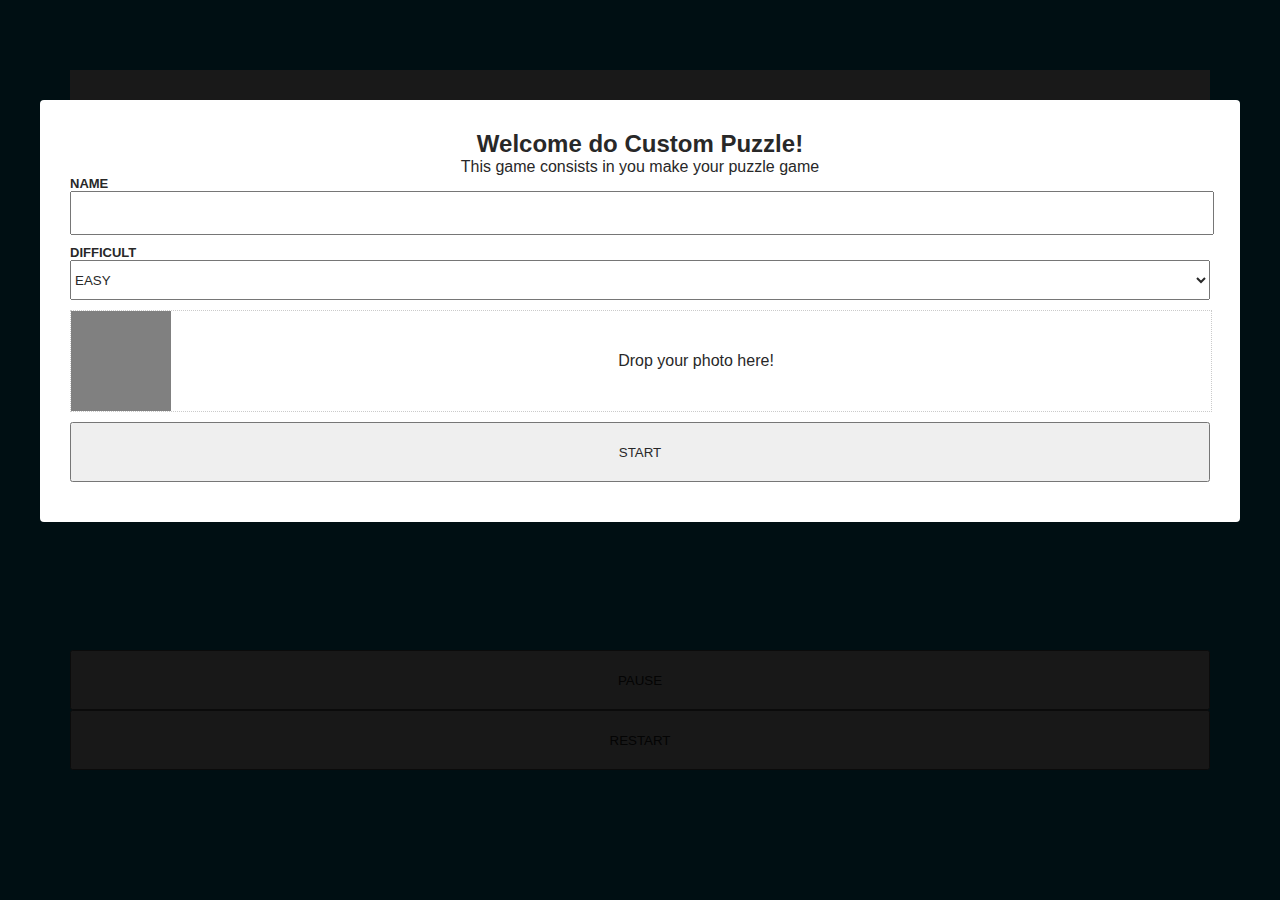
<file: work/game-programming/index.html>
<!DOCTYPE html>
<html lang="pt-br">
<head>
	<meta charset="utf-8">
	<link rel="stylesheet" type="text/css" href="css/main.css">
	<title>Custom Puzzle - WorldSkills 2015</title>
</head>
<body>

	<!-- START -->
	<div id="start">
		<div class="box">
			<h2>Welcome do Custom Puzzle!</h2>
			<p>This game consists in you make your puzzle game</p>
			<form action="#" method="post" id="startForm">
				<div class="group">
					<label for="name">Name</label>
					<input type="text" name="name" id="name" required />
				</div>
				<div class="group">
					<label for="difficult">Difficult</label>
					<select type="text" name="difficult" id="difficult" >
						<option value="1">EASY</option>
						<option value="2">MEDIUM</option>
						<option value="3">HARD</option>
					</select>
				</div>
				<!-- DROP -->
				<div class="group" id="drop">
					<div class="preview"></div>
					<p class="drop-photo-area">
						<span>Drop your photo here!</span>
                        <input type="file" required>
					</p>
				</div><!-- END DROP -->
                <div id="startErrMessage">

                </div>
				<div class="group">
					<button type="submit" name="submit">START</button>
				</div>
			</form>
		</div>
	</div><!-- END START -->

	<!-- END -->
	<div id="end">
		<div class="box">
			<h3>Congratulations! You have solved the puzzle!</h3>
			<p>You did it!</p>
			<table>
				<thead>
					<tr>
						<th>POSITION</th>
						<th>LEVEL</th>
						<th>NAME</th>
						<th>TIME</th>
					</tr>
				</thead>
				<tbody>
				</tbody>
			</table>
			<button class="btn btn-restart" onclick="end.remove(); return false;">RESTART APPLICATION</button>
		</div>
	</div><!-- END END -->

	<!-- GAMECONTAINER -->
	<div id="gameContainer">
		<div class="container">
			<!-- PLAYERNAME -->
			<span id="playername"></span>
			<!-- TIMER -->
			<div id="timer">
				<span>00:00</span>
			</div>
			<div id="puzzleContainer">
				<!-- PUZZLE -->
				<div id="puzzle"></div>
				<div id="puzzleDestination"></div>
			</div>
			<div class="buttons">
				<button class="btn btn-pause">PAUSE</button>
				<button class="btn btn-restart">RESTART</button>
			</div>
		</div>
	</div><!-- END GAMECONTAINER -->

	<!-- SCRIPTS -->
	<script src="JQuery/jquery-2.1.1.min.js"></script>
	<script src="JQuery/jquery-ui-1.11.2/jquery-ui.min.js"></script>
	<script type="text/javascript" src='js/script.js'></script>

</body>
</html>
</file>
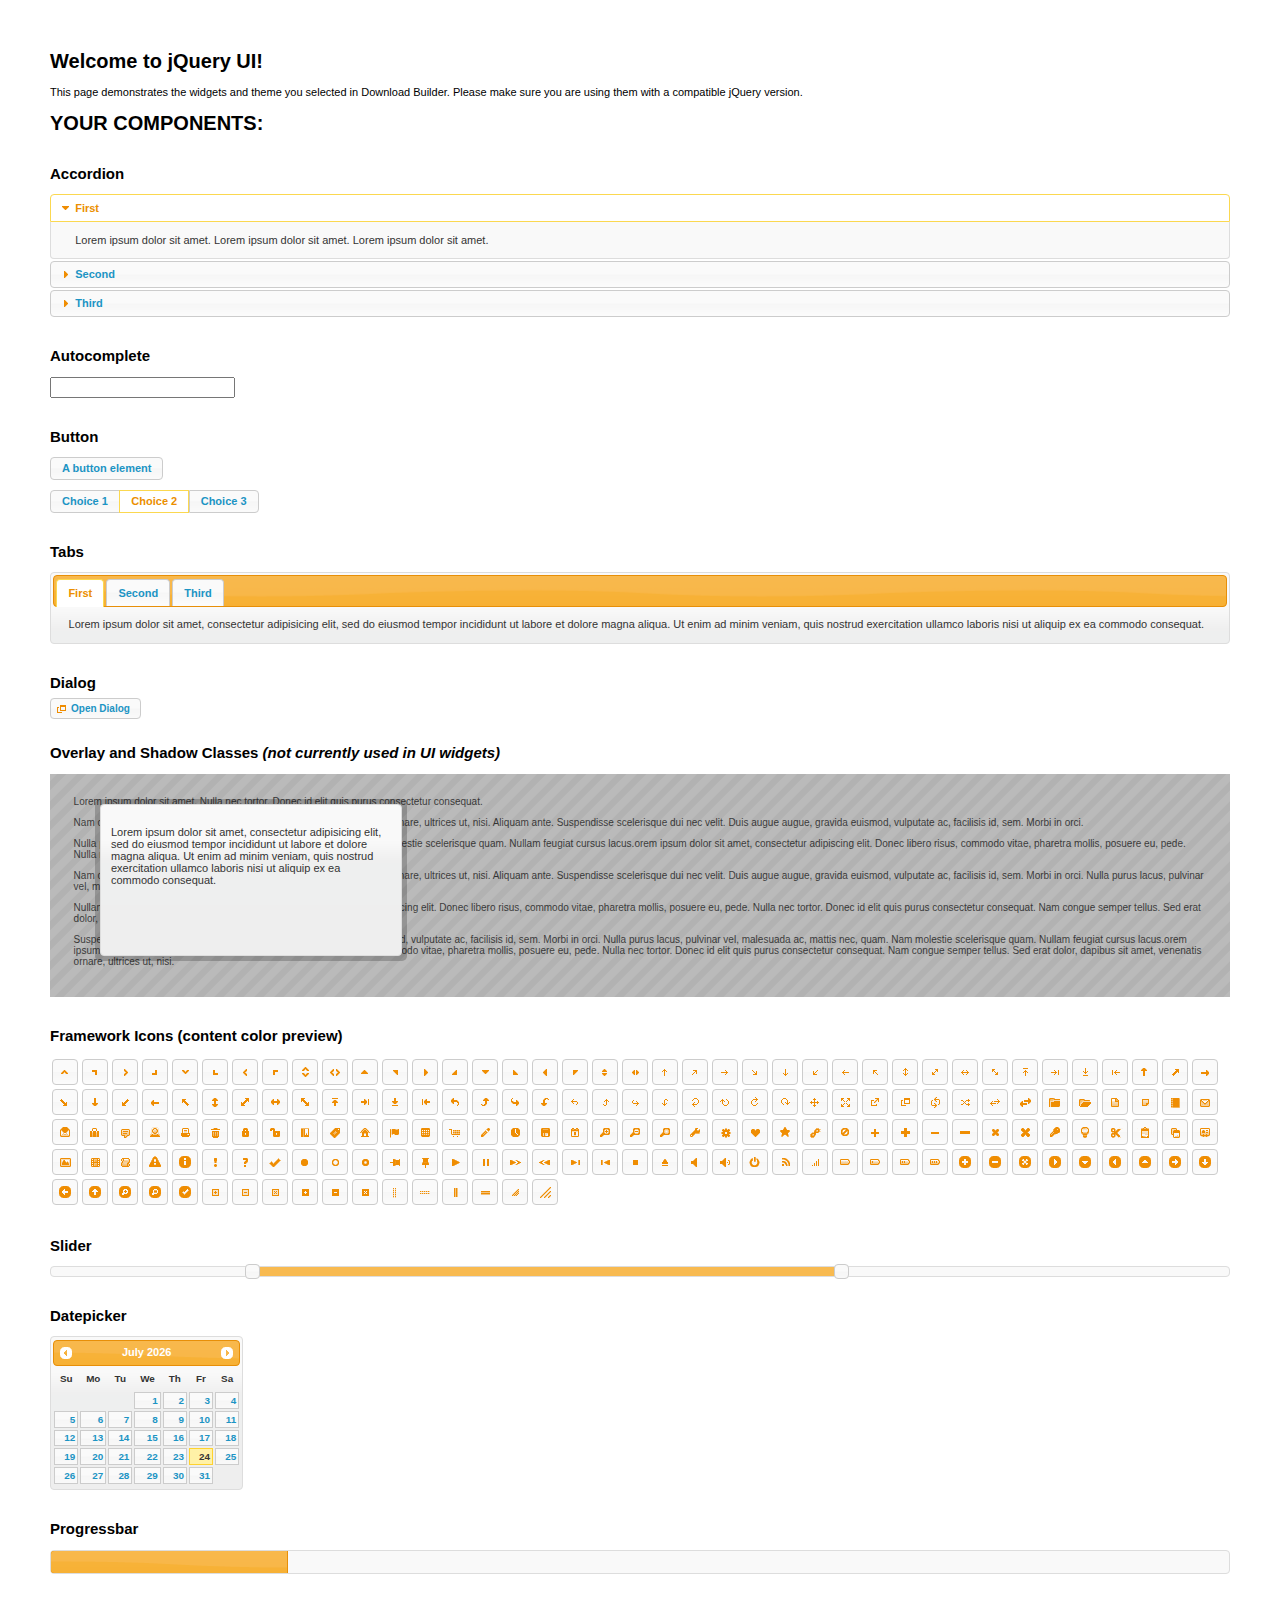
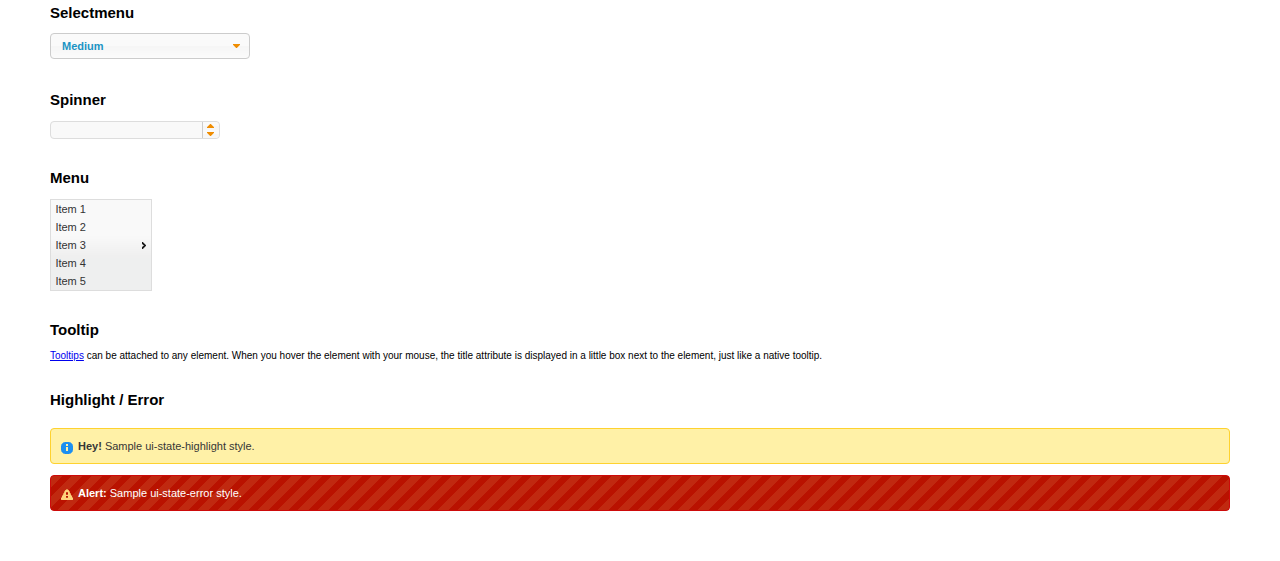
<file: work/game-programming/JQuery/jquery-ui-1.11.2/index.html>
<!doctype html>
<html lang="us">
<head>
	<meta charset="utf-8">
	<title>jQuery UI Example Page</title>
	<link href="jquery-ui.css" rel="stylesheet">
	<style>
	body{
		font: 62.5% "Trebuchet MS", sans-serif;
		margin: 50px;
	}
	.demoHeaders {
		margin-top: 2em;
	}
	#dialog-link {
		padding: .4em 1em .4em 20px;
		text-decoration: none;
		position: relative;
	}
	#dialog-link span.ui-icon {
		margin: 0 5px 0 0;
		position: absolute;
		left: .2em;
		top: 50%;
		margin-top: -8px;
	}
	#icons {
		margin: 0;
		padding: 0;
	}
	#icons li {
		margin: 2px;
		position: relative;
		padding: 4px 0;
		cursor: pointer;
		float: left;
		list-style: none;
	}
	#icons span.ui-icon {
		float: left;
		margin: 0 4px;
	}
	.fakewindowcontain .ui-widget-overlay {
		position: absolute;
	}
	select {
		width: 200px;
	}
	</style>
</head>
<body>

<h1>Welcome to jQuery UI!</h1>

<div class="ui-widget">
	<p>This page demonstrates the widgets and theme you selected in Download Builder. Please make sure you are using them with a compatible jQuery version.</p>
</div>

<h1>YOUR COMPONENTS:</h1>


<!-- Accordion -->
<h2 class="demoHeaders">Accordion</h2>
<div id="accordion">
	<h3>First</h3>
	<div>Lorem ipsum dolor sit amet. Lorem ipsum dolor sit amet. Lorem ipsum dolor sit amet.</div>
	<h3>Second</h3>
	<div>Phasellus mattis tincidunt nibh.</div>
	<h3>Third</h3>
	<div>Nam dui erat, auctor a, dignissim quis.</div>
</div>



<!-- Autocomplete -->
<h2 class="demoHeaders">Autocomplete</h2>
<div>
	<input id="autocomplete" title="type &quot;a&quot;">
</div>



<!-- Button -->
<h2 class="demoHeaders">Button</h2>
<button id="button">A button element</button>
<form style="margin-top: 1em;">
	<div id="radioset">
		<input type="radio" id="radio1" name="radio"><label for="radio1">Choice 1</label>
		<input type="radio" id="radio2" name="radio" checked="checked"><label for="radio2">Choice 2</label>
		<input type="radio" id="radio3" name="radio"><label for="radio3">Choice 3</label>
	</div>
</form>



<!-- Tabs -->
<h2 class="demoHeaders">Tabs</h2>
<div id="tabs">
	<ul>
		<li><a href="#tabs-1">First</a></li>
		<li><a href="#tabs-2">Second</a></li>
		<li><a href="#tabs-3">Third</a></li>
	</ul>
	<div id="tabs-1">Lorem ipsum dolor sit amet, consectetur adipisicing elit, sed do eiusmod tempor incididunt ut labore et dolore magna aliqua. Ut enim ad minim veniam, quis nostrud exercitation ullamco laboris nisi ut aliquip ex ea commodo consequat.</div>
	<div id="tabs-2">Phasellus mattis tincidunt nibh. Cras orci urna, blandit id, pretium vel, aliquet ornare, felis. Maecenas scelerisque sem non nisl. Fusce sed lorem in enim dictum bibendum.</div>
	<div id="tabs-3">Nam dui erat, auctor a, dignissim quis, sollicitudin eu, felis. Pellentesque nisi urna, interdum eget, sagittis et, consequat vestibulum, lacus. Mauris porttitor ullamcorper augue.</div>
</div>



<!-- Dialog NOTE: Dialog is not generated by UI in this demo so it can be visually styled in themeroller-->
<h2 class="demoHeaders">Dialog</h2>
<p><a href="#" id="dialog-link" class="ui-state-default ui-corner-all"><span class="ui-icon ui-icon-newwin"></span>Open Dialog</a></p>

<h2 class="demoHeaders">Overlay and Shadow Classes <em>(not currently used in UI widgets)</em></h2>
<div style="position: relative; width: 96%; height: 200px; padding:1% 2%; overflow:hidden;" class="fakewindowcontain">
	<p>Lorem ipsum dolor sit amet,  Nulla nec tortor. Donec id elit quis purus consectetur consequat. </p><p>Nam congue semper tellus. Sed erat dolor, dapibus sit amet, venenatis ornare, ultrices ut, nisi. Aliquam ante. Suspendisse scelerisque dui nec velit. Duis augue augue, gravida euismod, vulputate ac, facilisis id, sem. Morbi in orci. </p><p>Nulla purus lacus, pulvinar vel, malesuada ac, mattis nec, quam. Nam molestie scelerisque quam. Nullam feugiat cursus lacus.orem ipsum dolor sit amet, consectetur adipiscing elit. Donec libero risus, commodo vitae, pharetra mollis, posuere eu, pede. Nulla nec tortor. Donec id elit quis purus consectetur consequat. </p><p>Nam congue semper tellus. Sed erat dolor, dapibus sit amet, venenatis ornare, ultrices ut, nisi. Aliquam ante. Suspendisse scelerisque dui nec velit. Duis augue augue, gravida euismod, vulputate ac, facilisis id, sem. Morbi in orci. Nulla purus lacus, pulvinar vel, malesuada ac, mattis nec, quam. Nam molestie scelerisque quam. </p><p>Nullam feugiat cursus lacus.orem ipsum dolor sit amet, consectetur adipiscing elit. Donec libero risus, commodo vitae, pharetra mollis, posuere eu, pede. Nulla nec tortor. Donec id elit quis purus consectetur consequat. Nam congue semper tellus. Sed erat dolor, dapibus sit amet, venenatis ornare, ultrices ut, nisi. Aliquam ante. </p><p>Suspendisse scelerisque dui nec velit. Duis augue augue, gravida euismod, vulputate ac, facilisis id, sem. Morbi in orci. Nulla purus lacus, pulvinar vel, malesuada ac, mattis nec, quam. Nam molestie scelerisque quam. Nullam feugiat cursus lacus.orem ipsum dolor sit amet, consectetur adipiscing elit. Donec libero risus, commodo vitae, pharetra mollis, posuere eu, pede. Nulla nec tortor. Donec id elit quis purus consectetur consequat. Nam congue semper tellus. Sed erat dolor, dapibus sit amet, venenatis ornare, ultrices ut, nisi. </p>

	<!-- ui-dialog -->
	<div class="ui-overlay"><div class="ui-widget-overlay"></div><div class="ui-widget-shadow ui-corner-all" style="width: 302px; height: 152px; position: absolute; left: 50px; top: 30px;"></div></div>
	<div style="position: absolute; width: 280px; height: 130px;left: 50px; top: 30px; padding: 10px;" class="ui-widget ui-widget-content ui-corner-all">
		<div class="ui-dialog-content ui-widget-content" style="background: none; border: 0;">
			<p>Lorem ipsum dolor sit amet, consectetur adipisicing elit, sed do eiusmod tempor incididunt ut labore et dolore magna aliqua. Ut enim ad minim veniam, quis nostrud exercitation ullamco laboris nisi ut aliquip ex ea commodo consequat.</p>
		</div>
	</div>

</div>

<!-- ui-dialog -->
<div id="dialog" title="Dialog Title">
	<p>Lorem ipsum dolor sit amet, consectetur adipisicing elit, sed do eiusmod tempor incididunt ut labore et dolore magna aliqua. Ut enim ad minim veniam, quis nostrud exercitation ullamco laboris nisi ut aliquip ex ea commodo consequat.</p>
</div>



<h2 class="demoHeaders">Framework Icons (content color preview)</h2>
<ul id="icons" class="ui-widget ui-helper-clearfix">
	<li class="ui-state-default ui-corner-all" title=".ui-icon-carat-1-n"><span class="ui-icon ui-icon-carat-1-n"></span></li>
	<li class="ui-state-default ui-corner-all" title=".ui-icon-carat-1-ne"><span class="ui-icon ui-icon-carat-1-ne"></span></li>
	<li class="ui-state-default ui-corner-all" title=".ui-icon-carat-1-e"><span class="ui-icon ui-icon-carat-1-e"></span></li>
	<li class="ui-state-default ui-corner-all" title=".ui-icon-carat-1-se"><span class="ui-icon ui-icon-carat-1-se"></span></li>
	<li class="ui-state-default ui-corner-all" title=".ui-icon-carat-1-s"><span class="ui-icon ui-icon-carat-1-s"></span></li>
	<li class="ui-state-default ui-corner-all" title=".ui-icon-carat-1-sw"><span class="ui-icon ui-icon-carat-1-sw"></span></li>
	<li class="ui-state-default ui-corner-all" title=".ui-icon-carat-1-w"><span class="ui-icon ui-icon-carat-1-w"></span></li>
	<li class="ui-state-default ui-corner-all" title=".ui-icon-carat-1-nw"><span class="ui-icon ui-icon-carat-1-nw"></span></li>
	<li class="ui-state-default ui-corner-all" title=".ui-icon-carat-2-n-s"><span class="ui-icon ui-icon-carat-2-n-s"></span></li>
	<li class="ui-state-default ui-corner-all" title=".ui-icon-carat-2-e-w"><span class="ui-icon ui-icon-carat-2-e-w"></span></li>
	<li class="ui-state-default ui-corner-all" title=".ui-icon-triangle-1-n"><span class="ui-icon ui-icon-triangle-1-n"></span></li>
	<li class="ui-state-default ui-corner-all" title=".ui-icon-triangle-1-ne"><span class="ui-icon ui-icon-triangle-1-ne"></span></li>
	<li class="ui-state-default ui-corner-all" title=".ui-icon-triangle-1-e"><span class="ui-icon ui-icon-triangle-1-e"></span></li>
	<li class="ui-state-default ui-corner-all" title=".ui-icon-triangle-1-se"><span class="ui-icon ui-icon-triangle-1-se"></span></li>
	<li class="ui-state-default ui-corner-all" title=".ui-icon-triangle-1-s"><span class="ui-icon ui-icon-triangle-1-s"></span></li>
	<li class="ui-state-default ui-corner-all" title=".ui-icon-triangle-1-sw"><span class="ui-icon ui-icon-triangle-1-sw"></span></li>
	<li class="ui-state-default ui-corner-all" title=".ui-icon-triangle-1-w"><span class="ui-icon ui-icon-triangle-1-w"></span></li>
	<li class="ui-state-default ui-corner-all" title=".ui-icon-triangle-1-nw"><span class="ui-icon ui-icon-triangle-1-nw"></span></li>
	<li class="ui-state-default ui-corner-all" title=".ui-icon-triangle-2-n-s"><span class="ui-icon ui-icon-triangle-2-n-s"></span></li>
	<li class="ui-state-default ui-corner-all" title=".ui-icon-triangle-2-e-w"><span class="ui-icon ui-icon-triangle-2-e-w"></span></li>
	<li class="ui-state-default ui-corner-all" title=".ui-icon-arrow-1-n"><span class="ui-icon ui-icon-arrow-1-n"></span></li>
	<li class="ui-state-default ui-corner-all" title=".ui-icon-arrow-1-ne"><span class="ui-icon ui-icon-arrow-1-ne"></span></li>
	<li class="ui-state-default ui-corner-all" title=".ui-icon-arrow-1-e"><span class="ui-icon ui-icon-arrow-1-e"></span></li>
	<li class="ui-state-default ui-corner-all" title=".ui-icon-arrow-1-se"><span class="ui-icon ui-icon-arrow-1-se"></span></li>
	<li class="ui-state-default ui-corner-all" title=".ui-icon-arrow-1-s"><span class="ui-icon ui-icon-arrow-1-s"></span></li>
	<li class="ui-state-default ui-corner-all" title=".ui-icon-arrow-1-sw"><span class="ui-icon ui-icon-arrow-1-sw"></span></li>
	<li class="ui-state-default ui-corner-all" title=".ui-icon-arrow-1-w"><span class="ui-icon ui-icon-arrow-1-w"></span></li>
	<li class="ui-state-default ui-corner-all" title=".ui-icon-arrow-1-nw"><span class="ui-icon ui-icon-arrow-1-nw"></span></li>
	<li class="ui-state-default ui-corner-all" title=".ui-icon-arrow-2-n-s"><span class="ui-icon ui-icon-arrow-2-n-s"></span></li>
	<li class="ui-state-default ui-corner-all" title=".ui-icon-arrow-2-ne-sw"><span class="ui-icon ui-icon-arrow-2-ne-sw"></span></li>
	<li class="ui-state-default ui-corner-all" title=".ui-icon-arrow-2-e-w"><span class="ui-icon ui-icon-arrow-2-e-w"></span></li>
	<li class="ui-state-default ui-corner-all" title=".ui-icon-arrow-2-se-nw"><span class="ui-icon ui-icon-arrow-2-se-nw"></span></li>
	<li class="ui-state-default ui-corner-all" title=".ui-icon-arrowstop-1-n"><span class="ui-icon ui-icon-arrowstop-1-n"></span></li>
	<li class="ui-state-default ui-corner-all" title=".ui-icon-arrowstop-1-e"><span class="ui-icon ui-icon-arrowstop-1-e"></span></li>
	<li class="ui-state-default ui-corner-all" title=".ui-icon-arrowstop-1-s"><span class="ui-icon ui-icon-arrowstop-1-s"></span></li>
	<li class="ui-state-default ui-corner-all" title=".ui-icon-arrowstop-1-w"><span class="ui-icon ui-icon-arrowstop-1-w"></span></li>
	<li class="ui-state-default ui-corner-all" title=".ui-icon-arrowthick-1-n"><span class="ui-icon ui-icon-arrowthick-1-n"></span></li>
	<li class="ui-state-default ui-corner-all" title=".ui-icon-arrowthick-1-ne"><span class="ui-icon ui-icon-arrowthick-1-ne"></span></li>
	<li class="ui-state-default ui-corner-all" title=".ui-icon-arrowthick-1-e"><span class="ui-icon ui-icon-arrowthick-1-e"></span></li>
	<li class="ui-state-default ui-corner-all" title=".ui-icon-arrowthick-1-se"><span class="ui-icon ui-icon-arrowthick-1-se"></span></li>
	<li class="ui-state-default ui-corner-all" title=".ui-icon-arrowthick-1-s"><span class="ui-icon ui-icon-arrowthick-1-s"></span></li>
	<li class="ui-state-default ui-corner-all" title=".ui-icon-arrowthick-1-sw"><span class="ui-icon ui-icon-arrowthick-1-sw"></span></li>
	<li class="ui-state-default ui-corner-all" title=".ui-icon-arrowthick-1-w"><span class="ui-icon ui-icon-arrowthick-1-w"></span></li>
	<li class="ui-state-default ui-corner-all" title=".ui-icon-arrowthick-1-nw"><span class="ui-icon ui-icon-arrowthick-1-nw"></span></li>
	<li class="ui-state-default ui-corner-all" title=".ui-icon-arrowthick-2-n-s"><span class="ui-icon ui-icon-arrowthick-2-n-s"></span></li>
	<li class="ui-state-default ui-corner-all" title=".ui-icon-arrowthick-2-ne-sw"><span class="ui-icon ui-icon-arrowthick-2-ne-sw"></span></li>
	<li class="ui-state-default ui-corner-all" title=".ui-icon-arrowthick-2-e-w"><span class="ui-icon ui-icon-arrowthick-2-e-w"></span></li>
	<li class="ui-state-default ui-corner-all" title=".ui-icon-arrowthick-2-se-nw"><span class="ui-icon ui-icon-arrowthick-2-se-nw"></span></li>
	<li class="ui-state-default ui-corner-all" title=".ui-icon-arrowthickstop-1-n"><span class="ui-icon ui-icon-arrowthickstop-1-n"></span></li>
	<li class="ui-state-default ui-corner-all" title=".ui-icon-arrowthickstop-1-e"><span class="ui-icon ui-icon-arrowthickstop-1-e"></span></li>
	<li class="ui-state-default ui-corner-all" title=".ui-icon-arrowthickstop-1-s"><span class="ui-icon ui-icon-arrowthickstop-1-s"></span></li>
	<li class="ui-state-default ui-corner-all" title=".ui-icon-arrowthickstop-1-w"><span class="ui-icon ui-icon-arrowthickstop-1-w"></span></li>
	<li class="ui-state-default ui-corner-all" title=".ui-icon-arrowreturnthick-1-w"><span class="ui-icon ui-icon-arrowreturnthick-1-w"></span></li>
	<li class="ui-state-default ui-corner-all" title=".ui-icon-arrowreturnthick-1-n"><span class="ui-icon ui-icon-arrowreturnthick-1-n"></span></li>
	<li class="ui-state-default ui-corner-all" title=".ui-icon-arrowreturnthick-1-e"><span class="ui-icon ui-icon-arrowreturnthick-1-e"></span></li>
	<li class="ui-state-default ui-corner-all" title=".ui-icon-arrowreturnthick-1-s"><span class="ui-icon ui-icon-arrowreturnthick-1-s"></span></li>
	<li class="ui-state-default ui-corner-all" title=".ui-icon-arrowreturn-1-w"><span class="ui-icon ui-icon-arrowreturn-1-w"></span></li>
	<li class="ui-state-default ui-corner-all" title=".ui-icon-arrowreturn-1-n"><span class="ui-icon ui-icon-arrowreturn-1-n"></span></li>
	<li class="ui-state-default ui-corner-all" title=".ui-icon-arrowreturn-1-e"><span class="ui-icon ui-icon-arrowreturn-1-e"></span></li>
	<li class="ui-state-default ui-corner-all" title=".ui-icon-arrowreturn-1-s"><span class="ui-icon ui-icon-arrowreturn-1-s"></span></li>
	<li class="ui-state-default ui-corner-all" title=".ui-icon-arrowrefresh-1-w"><span class="ui-icon ui-icon-arrowrefresh-1-w"></span></li>
	<li class="ui-state-default ui-corner-all" title=".ui-icon-arrowrefresh-1-n"><span class="ui-icon ui-icon-arrowrefresh-1-n"></span></li>
	<li class="ui-state-default ui-corner-all" title=".ui-icon-arrowrefresh-1-e"><span class="ui-icon ui-icon-arrowrefresh-1-e"></span></li>
	<li class="ui-state-default ui-corner-all" title=".ui-icon-arrowrefresh-1-s"><span class="ui-icon ui-icon-arrowrefresh-1-s"></span></li>
	<li class="ui-state-default ui-corner-all" title=".ui-icon-arrow-4"><span class="ui-icon ui-icon-arrow-4"></span></li>
	<li class="ui-state-default ui-corner-all" title=".ui-icon-arrow-4-diag"><span class="ui-icon ui-icon-arrow-4-diag"></span></li>
	<li class="ui-state-default ui-corner-all" title=".ui-icon-extlink"><span class="ui-icon ui-icon-extlink"></span></li>
	<li class="ui-state-default ui-corner-all" title=".ui-icon-newwin"><span class="ui-icon ui-icon-newwin"></span></li>
	<li class="ui-state-default ui-corner-all" title=".ui-icon-refresh"><span class="ui-icon ui-icon-refresh"></span></li>
	<li class="ui-state-default ui-corner-all" title=".ui-icon-shuffle"><span class="ui-icon ui-icon-shuffle"></span></li>
	<li class="ui-state-default ui-corner-all" title=".ui-icon-transfer-e-w"><span class="ui-icon ui-icon-transfer-e-w"></span></li>
	<li class="ui-state-default ui-corner-all" title=".ui-icon-transferthick-e-w"><span class="ui-icon ui-icon-transferthick-e-w"></span></li>
	<li class="ui-state-default ui-corner-all" title=".ui-icon-folder-collapsed"><span class="ui-icon ui-icon-folder-collapsed"></span></li>
	<li class="ui-state-default ui-corner-all" title=".ui-icon-folder-open"><span class="ui-icon ui-icon-folder-open"></span></li>
	<li class="ui-state-default ui-corner-all" title=".ui-icon-document"><span class="ui-icon ui-icon-document"></span></li>
	<li class="ui-state-default ui-corner-all" title=".ui-icon-document-b"><span class="ui-icon ui-icon-document-b"></span></li>
	<li class="ui-state-default ui-corner-all" title=".ui-icon-note"><span class="ui-icon ui-icon-note"></span></li>
	<li class="ui-state-default ui-corner-all" title=".ui-icon-mail-closed"><span class="ui-icon ui-icon-mail-closed"></span></li>
	<li class="ui-state-default ui-corner-all" title=".ui-icon-mail-open"><span class="ui-icon ui-icon-mail-open"></span></li>
	<li class="ui-state-default ui-corner-all" title=".ui-icon-suitcase"><span class="ui-icon ui-icon-suitcase"></span></li>
	<li class="ui-state-default ui-corner-all" title=".ui-icon-comment"><span class="ui-icon ui-icon-comment"></span></li>
	<li class="ui-state-default ui-corner-all" title=".ui-icon-person"><span class="ui-icon ui-icon-person"></span></li>
	<li class="ui-state-default ui-corner-all" title=".ui-icon-print"><span class="ui-icon ui-icon-print"></span></li>
	<li class="ui-state-default ui-corner-all" title=".ui-icon-trash"><span class="ui-icon ui-icon-trash"></span></li>
	<li class="ui-state-default ui-corner-all" title=".ui-icon-locked"><span class="ui-icon ui-icon-locked"></span></li>
	<li class="ui-state-default ui-corner-all" title=".ui-icon-unlocked"><span class="ui-icon ui-icon-unlocked"></span></li>
	<li class="ui-state-default ui-corner-all" title=".ui-icon-bookmark"><span class="ui-icon ui-icon-bookmark"></span></li>
	<li class="ui-state-default ui-corner-all" title=".ui-icon-tag"><span class="ui-icon ui-icon-tag"></span></li>
	<li class="ui-state-default ui-corner-all" title=".ui-icon-home"><span class="ui-icon ui-icon-home"></span></li>
	<li class="ui-state-default ui-corner-all" title=".ui-icon-flag"><span class="ui-icon ui-icon-flag"></span></li>
	<li class="ui-state-default ui-corner-all" title=".ui-icon-calculator"><span class="ui-icon ui-icon-calculator"></span></li>
	<li class="ui-state-default ui-corner-all" title=".ui-icon-cart"><span class="ui-icon ui-icon-cart"></span></li>
	<li class="ui-state-default ui-corner-all" title=".ui-icon-pencil"><span class="ui-icon ui-icon-pencil"></span></li>
	<li class="ui-state-default ui-corner-all" title=".ui-icon-clock"><span class="ui-icon ui-icon-clock"></span></li>
	<li class="ui-state-default ui-corner-all" title=".ui-icon-disk"><span class="ui-icon ui-icon-disk"></span></li>
	<li class="ui-state-default ui-corner-all" title=".ui-icon-calendar"><span class="ui-icon ui-icon-calendar"></span></li>
	<li class="ui-state-default ui-corner-all" title=".ui-icon-zoomin"><span class="ui-icon ui-icon-zoomin"></span></li>
	<li class="ui-state-default ui-corner-all" title=".ui-icon-zoomout"><span class="ui-icon ui-icon-zoomout"></span></li>
	<li class="ui-state-default ui-corner-all" title=".ui-icon-search"><span class="ui-icon ui-icon-search"></span></li>
	<li class="ui-state-default ui-corner-all" title=".ui-icon-wrench"><span class="ui-icon ui-icon-wrench"></span></li>
	<li class="ui-state-default ui-corner-all" title=".ui-icon-gear"><span class="ui-icon ui-icon-gear"></span></li>
	<li class="ui-state-default ui-corner-all" title=".ui-icon-heart"><span class="ui-icon ui-icon-heart"></span></li>
	<li class="ui-state-default ui-corner-all" title=".ui-icon-star"><span class="ui-icon ui-icon-star"></span></li>
	<li class="ui-state-default ui-corner-all" title=".ui-icon-link"><span class="ui-icon ui-icon-link"></span></li>
	<li class="ui-state-default ui-corner-all" title=".ui-icon-cancel"><span class="ui-icon ui-icon-cancel"></span></li>
	<li class="ui-state-default ui-corner-all" title=".ui-icon-plus"><span class="ui-icon ui-icon-plus"></span></li>
	<li class="ui-state-default ui-corner-all" title=".ui-icon-plusthick"><span class="ui-icon ui-icon-plusthick"></span></li>
	<li class="ui-state-default ui-corner-all" title=".ui-icon-minus"><span class="ui-icon ui-icon-minus"></span></li>
	<li class="ui-state-default ui-corner-all" title=".ui-icon-minusthick"><span class="ui-icon ui-icon-minusthick"></span></li>
	<li class="ui-state-default ui-corner-all" title=".ui-icon-close"><span class="ui-icon ui-icon-close"></span></li>
	<li class="ui-state-default ui-corner-all" title=".ui-icon-closethick"><span class="ui-icon ui-icon-closethick"></span></li>
	<li class="ui-state-default ui-corner-all" title=".ui-icon-key"><span class="ui-icon ui-icon-key"></span></li>
	<li class="ui-state-default ui-corner-all" title=".ui-icon-lightbulb"><span class="ui-icon ui-icon-lightbulb"></span></li>
	<li class="ui-state-default ui-corner-all" title=".ui-icon-scissors"><span class="ui-icon ui-icon-scissors"></span></li>
	<li class="ui-state-default ui-corner-all" title=".ui-icon-clipboard"><span class="ui-icon ui-icon-clipboard"></span></li>
	<li class="ui-state-default ui-corner-all" title=".ui-icon-copy"><span class="ui-icon ui-icon-copy"></span></li>
	<li class="ui-state-default ui-corner-all" title=".ui-icon-contact"><span class="ui-icon ui-icon-contact"></span></li>
	<li class="ui-state-default ui-corner-all" title=".ui-icon-image"><span class="ui-icon ui-icon-image"></span></li>
	<li class="ui-state-default ui-corner-all" title=".ui-icon-video"><span class="ui-icon ui-icon-video"></span></li>
	<li class="ui-state-default ui-corner-all" title=".ui-icon-script"><span class="ui-icon ui-icon-script"></span></li>
	<li class="ui-state-default ui-corner-all" title=".ui-icon-alert"><span class="ui-icon ui-icon-alert"></span></li>
	<li class="ui-state-default ui-corner-all" title=".ui-icon-info"><span class="ui-icon ui-icon-info"></span></li>
	<li class="ui-state-default ui-corner-all" title=".ui-icon-notice"><span class="ui-icon ui-icon-notice"></span></li>
	<li class="ui-state-default ui-corner-all" title=".ui-icon-help"><span class="ui-icon ui-icon-help"></span></li>
	<li class="ui-state-default ui-corner-all" title=".ui-icon-check"><span class="ui-icon ui-icon-check"></span></li>
	<li class="ui-state-default ui-corner-all" title=".ui-icon-bullet"><span class="ui-icon ui-icon-bullet"></span></li>
	<li class="ui-state-default ui-corner-all" title=".ui-icon-radio-off"><span class="ui-icon ui-icon-radio-off"></span></li>
	<li class="ui-state-default ui-corner-all" title=".ui-icon-radio-on"><span class="ui-icon ui-icon-radio-on"></span></li>
	<li class="ui-state-default ui-corner-all" title=".ui-icon-pin-w"><span class="ui-icon ui-icon-pin-w"></span></li>
	<li class="ui-state-default ui-corner-all" title=".ui-icon-pin-s"><span class="ui-icon ui-icon-pin-s"></span></li>
	<li class="ui-state-default ui-corner-all" title=".ui-icon-play"><span class="ui-icon ui-icon-play"></span></li>
	<li class="ui-state-default ui-corner-all" title=".ui-icon-pause"><span class="ui-icon ui-icon-pause"></span></li>
	<li class="ui-state-default ui-corner-all" title=".ui-icon-seek-next"><span class="ui-icon ui-icon-seek-next"></span></li>
	<li class="ui-state-default ui-corner-all" title=".ui-icon-seek-prev"><span class="ui-icon ui-icon-seek-prev"></span></li>
	<li class="ui-state-default ui-corner-all" title=".ui-icon-seek-end"><span class="ui-icon ui-icon-seek-end"></span></li>
	<li class="ui-state-default ui-corner-all" title=".ui-icon-seek-first"><span class="ui-icon ui-icon-seek-first"></span></li>
	<li class="ui-state-default ui-corner-all" title=".ui-icon-stop"><span class="ui-icon ui-icon-stop"></span></li>
	<li class="ui-state-default ui-corner-all" title=".ui-icon-eject"><span class="ui-icon ui-icon-eject"></span></li>
	<li class="ui-state-default ui-corner-all" title=".ui-icon-volume-off"><span class="ui-icon ui-icon-volume-off"></span></li>
	<li class="ui-state-default ui-corner-all" title=".ui-icon-volume-on"><span class="ui-icon ui-icon-volume-on"></span></li>
	<li class="ui-state-default ui-corner-all" title=".ui-icon-power"><span class="ui-icon ui-icon-power"></span></li>
	<li class="ui-state-default ui-corner-all" title=".ui-icon-signal-diag"><span class="ui-icon ui-icon-signal-diag"></span></li>
	<li class="ui-state-default ui-corner-all" title=".ui-icon-signal"><span class="ui-icon ui-icon-signal"></span></li>
	<li class="ui-state-default ui-corner-all" title=".ui-icon-battery-0"><span class="ui-icon ui-icon-battery-0"></span></li>
	<li class="ui-state-default ui-corner-all" title=".ui-icon-battery-1"><span class="ui-icon ui-icon-battery-1"></span></li>
	<li class="ui-state-default ui-corner-all" title=".ui-icon-battery-2"><span class="ui-icon ui-icon-battery-2"></span></li>
	<li class="ui-state-default ui-corner-all" title=".ui-icon-battery-3"><span class="ui-icon ui-icon-battery-3"></span></li>
	<li class="ui-state-default ui-corner-all" title=".ui-icon-circle-plus"><span class="ui-icon ui-icon-circle-plus"></span></li>
	<li class="ui-state-default ui-corner-all" title=".ui-icon-circle-minus"><span class="ui-icon ui-icon-circle-minus"></span></li>
	<li class="ui-state-default ui-corner-all" title=".ui-icon-circle-close"><span class="ui-icon ui-icon-circle-close"></span></li>
	<li class="ui-state-default ui-corner-all" title=".ui-icon-circle-triangle-e"><span class="ui-icon ui-icon-circle-triangle-e"></span></li>
	<li class="ui-state-default ui-corner-all" title=".ui-icon-circle-triangle-s"><span class="ui-icon ui-icon-circle-triangle-s"></span></li>
	<li class="ui-state-default ui-corner-all" title=".ui-icon-circle-triangle-w"><span class="ui-icon ui-icon-circle-triangle-w"></span></li>
	<li class="ui-state-default ui-corner-all" title=".ui-icon-circle-triangle-n"><span class="ui-icon ui-icon-circle-triangle-n"></span></li>
	<li class="ui-state-default ui-corner-all" title=".ui-icon-circle-arrow-e"><span class="ui-icon ui-icon-circle-arrow-e"></span></li>
	<li class="ui-state-default ui-corner-all" title=".ui-icon-circle-arrow-s"><span class="ui-icon ui-icon-circle-arrow-s"></span></li>
	<li class="ui-state-default ui-corner-all" title=".ui-icon-circle-arrow-w"><span class="ui-icon ui-icon-circle-arrow-w"></span></li>
	<li class="ui-state-default ui-corner-all" title=".ui-icon-circle-arrow-n"><span class="ui-icon ui-icon-circle-arrow-n"></span></li>
	<li class="ui-state-default ui-corner-all" title=".ui-icon-circle-zoomin"><span class="ui-icon ui-icon-circle-zoomin"></span></li>
	<li class="ui-state-default ui-corner-all" title=".ui-icon-circle-zoomout"><span class="ui-icon ui-icon-circle-zoomout"></span></li>
	<li class="ui-state-default ui-corner-all" title=".ui-icon-circle-check"><span class="ui-icon ui-icon-circle-check"></span></li>
	<li class="ui-state-default ui-corner-all" title=".ui-icon-circlesmall-plus"><span class="ui-icon ui-icon-circlesmall-plus"></span></li>
	<li class="ui-state-default ui-corner-all" title=".ui-icon-circlesmall-minus"><span class="ui-icon ui-icon-circlesmall-minus"></span></li>
	<li class="ui-state-default ui-corner-all" title=".ui-icon-circlesmall-close"><span class="ui-icon ui-icon-circlesmall-close"></span></li>
	<li class="ui-state-default ui-corner-all" title=".ui-icon-squaresmall-plus"><span class="ui-icon ui-icon-squaresmall-plus"></span></li>
	<li class="ui-state-default ui-corner-all" title=".ui-icon-squaresmall-minus"><span class="ui-icon ui-icon-squaresmall-minus"></span></li>
	<li class="ui-state-default ui-corner-all" title=".ui-icon-squaresmall-close"><span class="ui-icon ui-icon-squaresmall-close"></span></li>
	<li class="ui-state-default ui-corner-all" title=".ui-icon-grip-dotted-vertical"><span class="ui-icon ui-icon-grip-dotted-vertical"></span></li>
	<li class="ui-state-default ui-corner-all" title=".ui-icon-grip-dotted-horizontal"><span class="ui-icon ui-icon-grip-dotted-horizontal"></span></li>
	<li class="ui-state-default ui-corner-all" title=".ui-icon-grip-solid-vertical"><span class="ui-icon ui-icon-grip-solid-vertical"></span></li>
	<li class="ui-state-default ui-corner-all" title=".ui-icon-grip-solid-horizontal"><span class="ui-icon ui-icon-grip-solid-horizontal"></span></li>
	<li class="ui-state-default ui-corner-all" title=".ui-icon-gripsmall-diagonal-se"><span class="ui-icon ui-icon-gripsmall-diagonal-se"></span></li>
	<li class="ui-state-default ui-corner-all" title=".ui-icon-grip-diagonal-se"><span class="ui-icon ui-icon-grip-diagonal-se"></span></li>
</ul>


<!-- Slider -->
<h2 class="demoHeaders">Slider</h2>
<div id="slider"></div>



<!-- Datepicker -->
<h2 class="demoHeaders">Datepicker</h2>
<div id="datepicker"></div>



<!-- Progressbar -->
<h2 class="demoHeaders">Progressbar</h2>
<div id="progressbar"></div>



<!-- Progressbar -->
<h2 class="demoHeaders">Selectmenu</h2>
<select id="selectmenu">
	<option>Slower</option>
	<option>Slow</option>
	<option selected="selected">Medium</option>
	<option>Fast</option>
	<option>Faster</option>
</select>



<!-- Spinner -->
<h2 class="demoHeaders">Spinner</h2>
<input id="spinner">



<!-- Menu -->
<h2 class="demoHeaders">Menu</h2>
<ul style="width:100px;" id="menu">
	<li>Item 1</li>
	<li>Item 2</li>
	<li>Item 3
		<ul>
			<li>Item 3-1</li>
			<li>Item 3-2</li>
			<li>Item 3-3</li>
			<li>Item 3-4</li>
			<li>Item 3-5</li>
		</ul>
	</li>
	<li>Item 4</li>
	<li>Item 5</li>
</ul>



<!-- Tooltip -->
<h2 class="demoHeaders">Tooltip</h2>
<p id="tooltip">
	<a href="#" title="That&apos;s what this widget is">Tooltips</a> can be attached to any element. When you hover
the element with your mouse, the title attribute is displayed in a little box next to the element, just like a native tooltip.
</p>


<!-- Highlight / Error -->
<h2 class="demoHeaders">Highlight / Error</h2>
<div class="ui-widget">
	<div class="ui-state-highlight ui-corner-all" style="margin-top: 20px; padding: 0 .7em;">
		<p><span class="ui-icon ui-icon-info" style="float: left; margin-right: .3em;"></span>
		<strong>Hey!</strong> Sample ui-state-highlight style.</p>
	</div>
</div>
<br>
<div class="ui-widget">
	<div class="ui-state-error ui-corner-all" style="padding: 0 .7em;">
		<p><span class="ui-icon ui-icon-alert" style="float: left; margin-right: .3em;"></span>
		<strong>Alert:</strong> Sample ui-state-error style.</p>
	</div>
</div>

<script src="external/jquery/jquery.js"></script>
<script src="jquery-ui.js"></script>
<script>

$( "#accordion" ).accordion();



var availableTags = [
	"ActionScript",
	"AppleScript",
	"Asp",
	"BASIC",
	"C",
	"C++",
	"Clojure",
	"COBOL",
	"ColdFusion",
	"Erlang",
	"Fortran",
	"Groovy",
	"Haskell",
	"Java",
	"JavaScript",
	"Lisp",
	"Perl",
	"PHP",
	"Python",
	"Ruby",
	"Scala",
	"Scheme"
];
$( "#autocomplete" ).autocomplete({
	source: availableTags
});



$( "#button" ).button();
$( "#radioset" ).buttonset();



$( "#tabs" ).tabs();



$( "#dialog" ).dialog({
	autoOpen: false,
	width: 400,
	buttons: [
		{
			text: "Ok",
			click: function() {
				$( this ).dialog( "close" );
			}
		},
		{
			text: "Cancel",
			click: function() {
				$( this ).dialog( "close" );
			}
		}
	]
});

// Link to open the dialog
$( "#dialog-link" ).click(function( event ) {
	$( "#dialog" ).dialog( "open" );
	event.preventDefault();
});



$( "#datepicker" ).datepicker({
	inline: true
});



$( "#slider" ).slider({
	range: true,
	values: [ 17, 67 ]
});



$( "#progressbar" ).progressbar({
	value: 20
});



$( "#spinner" ).spinner();



$( "#menu" ).menu();



$( "#tooltip" ).tooltip();



$( "#selectmenu" ).selectmenu();


// Hover states on the static widgets
$( "#dialog-link, #icons li" ).hover(
	function() {
		$( this ).addClass( "ui-state-hover" );
	},
	function() {
		$( this ).removeClass( "ui-state-hover" );
	}
);
</script>
</body>
</html>
</file>
<file: css/main.css>
/*
    Template Name: Bio
    Template URL: http://demo.themeregion.com/Bio
    Author: Bio Theme
    Author URI : http://www.themeregion.com/
    Version: 1.0
    Description: HTML5 Responsive Personal Portfolio & Resume HTML Template.
    Tag: HTML5, CSS3, jQuery, Responsive Template.
*/


/* Table of Contents
==================================================
# Global 
# Home Banner 
# About Section
# Skill Section
# Exprience Section
# Education Section
# Portfolio Section
# Contact Section
# Blog Section
# Profile Section
# Footer Section
# Blog Details
# Extra Css

==================================================

*/

/* ==========================================================================
    Global
 ========================================================================== */

html,
body {
    font-family: 'Montserrat', sans-serif;
    font-weight:normal;
    overflow-x:hidden;
    -webkit-font-smoothing: antialiased;
    color: #2d3038;
}

h1, h2, h3, h4, h5, h6 {
    font-family: 'Montserrat', sans-serif;
    font-weight: 700;
    color: #2d3038;
}

ul {
    margin:0;
    padding:0;
    list-style:none;
}

a{
    color: #2d3038;
}

a:hover {
    color: #00aeef;
}

a, a:hover, a:active,
a:focus, button:focus, .btn:focus,
.form-control:focus {
    outline: none !important;
    text-decoration: none !important;
    box-shadow: none !important;
}

.section-padding {
    padding-top: 80px;
    padding-bottom: 100px;
}

.section-title {
    margin-bottom: 60px;
}

.section-title h1 {
    font-size: 56px;
}

.home-two .section-title h1 {
    font-size: 50px;
    margin-top: 0;
}

.bg-color {
    background-color: #f9f9f9;
    position: relative;
}

.bg-color:before {
    position: absolute;
    content: "";
    top: 0;
    left: -100%;
    width: 100%;
    height: 100%;
    background-color: #f9f9f9;
    display: block;
}

.section-content {
    max-width: 750px;
}

.btn.btn-primary {
    padding-left: 30px;
    padding-right: 30px;
    font-size: 16px;
    padding-top: 10px;
    padding-bottom: 10px;
    background-color: #3c70b4;
    border: 1px solid #3c70b4;
    position: relative;
    overflow: hidden;
    z-index: 1;
}

.btn.btn-primary:before {
    position: absolute;
    content: "";
    top: 0;
    left: -100%;
    width: 100%;
    height: 100%;
    background-color: #fff;
    z-index: -1;
}

.btn.btn-primary:hover:before {
    left: 0;
}

.btn.btn-primary:hover {
    color: #3c70b4;
}



/* ==========================================================================
    Home Banner
 ========================================================================== */

/* Navigation */

#navigation.menu-one .navbar {
    width: 30%;
    left: inherit;
    right: 0;
}

#navigation .navbar-nav>li {
    background-color: #2d3038;
}

#navigation.menu-one .navbar-nav>li {
    float: none;
    height: 9.1%;
    position: relative;
    margin-left: 10px;    
}

#navigation.menu-one .navbar-nav {
    float: none;
}

#navigation.menu-one .navbar-nav> li:hover,
#navigation.menu-one .navbar-nav> li.current {
    margin-left: 0;
    padding-left: 10px;
}
 
#navigation .navbar-nav>li a {
    color: #fff;
    font-size: 14px;
    text-transform: uppercase;
    display: block;
    height: 100%;
    width: 100%;
    padding: 0;
}

#navigation.menu-one .navbar-nav>li span {
    position: absolute;
    top: 50%;
    left: 90px;
    margin-top: -8px;
}

#navigation .navbar-nav>li i {
    position: absolute;
    left: -50px;
    font-size: 30px;
    margin-top: -6px;
}

.nav>li>a:focus, 
.nav>li>a:hover {
    background-color: transparent;
}

#navigation.menu-one .navbar:before {
    left: 15px;
    right: -100%;
} 

#navigation.menu-one .navbar:after {
   display: none;

}

.home-one .logo {
    height: 65px;
    float: none;
    margin-left: 10px;
    padding: 4px 30px;
}

.home-one .navbar-nav {
    margin-top: 65px;
}

#navigation .navbar-nav>li:nth-child(1) {
    background-color: #f4bf00;
}

#navigation .navbar-nav>li:nth-child(2) {
    background-color: #f7941d;
}

#navigation .navbar-nav>li:nth-child(3) {
    background-color: #f26522;
}

#navigation .navbar-nav>li:nth-child(4) {
    background-color: #ed1c24;
}

#navigation .navbar-nav>li:nth-child(5) {
    background-color: #e10337;
}

#navigation .navbar-nav>li:nth-child(6) {
    background-color: #b90162;
}

#navigation .navbar-nav>li:nth-child(7) {
    background-color: #873e95;
}

#navigation .navbar-nav>li:nth-child(8) {
    background-color: #3c70b4;
}

#navigation .navbar-nav>li:nth-child(9) {
    background-color: #05ac80;
}

#navigation .navbar-nav>li:last-child {
    background-color: #87c05e;
}

#navigation .navbar-nav>li .social {
    position: absolute;
    top: 50%;
    margin-top: -19px;
    left: 35px;
}

#navigation .navbar-nav>li ul li {
    padding: 0;
}

#navigation .navbar-nav>li ul li i {
    font-size: 16px;
    margin-right: 0;
    position: inherit;
}

#navigation .navbar-nav>li ul li a {
    padding: 10px;
}

#navigation .navbar-nav>li ul li a:hover i {
    font-size: 16px;
    color: #000;
}

/* home-two */

#navigation .navbar {
    border: 0;
}

#navigation.menu-two .navbar-nav>li a {
    padding: 28px 18px;
    height: inherit;
    position: inherit !important;
}

#navigation.menu-two .navbar-nav>li.current a,
#navigation.menu-two .navbar-nav>li a:hover {
    padding-bottom: 40px;
}

#navigation.menu-two .navbar-nav>li:last-child a:hover,
#navigation.menu-two .navbar-nav>li:last-child.current a {
    
}

#navigation.menu-two .navbar-nav>li:last-child {
    background-color: #3c70b4;
}

#navigation .navbar:before,
#navigation .navbar:after {
    position: absolute;
    content: "";
    top: 0;
    width: 100%;
    height: 76px;
    background-color: #2d3038;
    z-index: -1;
}

#navigation .navbar:before {
    right:0;
    background-color: #2d3038;
    left: -100%;
}

#navigation .navbar:after {
    left: 50%;
    background-color: #3c70b4;
    right: 0;
    z-index: -1;
}

.logo {
    background-color: #2d3038;
    height: 76px;
    padding: 9px 25px 10px 15px;
}

.menu-two .navbar-fixed-top {
    max-width: 1170px;
    margin: 0 auto;
}


/*Dropdown CSS*/

ul.sub-menu {
  position: absolute;
  top: 100%;
  left: 0;
  list-style: none;
  padding:7px 0;
  margin: 0;
  min-width: 160px; 
  display: none;
  z-index: 999;
  background-color: #f4bf00;
}
  
.nav.navbar-nav > li:hover > ul.sub-menu {
  display: block;
  -webkit-animation: fadeInUp 500ms;
  -moz-animation: fadeInUp 500ms;
  -ms-animation: fadeInUp 500ms;
  -o-animation: fadeInUp 500ms;
  animation: fadeInUp 500ms;
}

#navigation.menu-two .navbar-nav .sub-menu li a {
    padding: 5px 18px;
    color: #fff;
    font-size: 13px;
}

@-webkit-keyframes fadeInUp {
  0% {
    opacity: 0;
    -webkit-transform: translateY(30px);
    transform: translateY(30px);
  }

  100% {
    opacity: 1;
    -webkit-transform: translateY(0);
    transform: translateY(0);
  }
}

@-webkit-keyframes fadeInUp {
  0% {
    opacity: 0;
    -webkit-transform: translateY(30px);
    transform: translateY(30px);
  }

  100% {
    opacity: 1;
    -webkit-transform: translateY(0);
    transform: translateY(0);
  }
}

@keyframes fadeInUp {
  0% {
    opacity: 0;
    -webkit-transform: translateY(30px);
    transform: translateY(30px);
  }

  100% {
    opacity: 1;
    -webkit-transform: translateY(0);
    transform: translateY(0);
  }
}

.fadeInUp {
  -webkit-animation-name: fadeInUp;
  animation-name: fadeInUp;
}

/*End Drpdown Menu CSS*/

/* Navbar Toggle */

.navbar-toggle {
    border-color: #fff;
    background-color: transparent;
    padding: 12px 10px;
}

.navbar-toggle .icon-bar {
    background-color: #fff;
}

.home-banner-one {
    background-color: #e7e7e7;
}

.home-banner-one .banner-content {
    background-image: url(../images/bg/banner2.jpg);
    background-color: #e7e7e7;
    position: relative;
    background-position: center;
    background-size: cover;
}

.home-two #home-banner {
    background-image: url(../images/bg/2.png);
    background-repeat: no-repeat;
    background-position: right;
    background-size: contain;
}

.banner-info h1 {
    font-size: 48px;
    font-family: 'rookies-showtimesregular';
}

.banner-info h2 {
    font-size: 128px;
    margin-top: 0;
    line-height: 92px;
    margin-left: -8px;
}

.banner-info h3 {
    font-size: 16px;
    text-transform: uppercase;
    letter-spacing: 26px;
}

/* Home Two  */

.home-two .banner-info h1 {
    font-size: 72px;
    margin-bottom: 0;
    font-family: 'Sacramento', cursive;
}

.banner-content, #home-banner {
    position: relative;
    width: 100%;
    height: 700px;
}

.banner-content .banner-info {
    position: absolute;
    top: 50%;
    width: 100%;
    height: 100%;
    margin-top: -100px
}

.home-two .home-social {
    position: absolute;
    top: 40px;
}

.menu-two .home-social li+li {
    margin-left: 15px;
}

.menu-two .home-social li a {
    color: #2d3038;
    font-size: 16px;
}

.menu-two .home-social li a:hover {
    color: #00aeef;
}


/* About Section */

.about-section .section-title {
    margin-bottom: 45px;
}

.about-section .section-title h4 {
    margin-top: 0;
    line-height: 0;
} 

.about-info {
    font-size: 14px;
    line-height: 24px;
}

.about-info .signature h1 {
    font-weight: normal;
    margin-top: 20px;
    margin-bottom: 40px;
    font-family: 'Sacramento', cursive;    
}

.about-section address {
    font-size: 16px;
    line-height: 30px;
    margin-bottom: 40px;
}

.about-section address span {
    font-weight: 700;
}

.achievement li {
    float: left;
}

.achievement li+li {
    margin-left: 30px;
}

.achievement-info .counter {
    font-size: 56px;
    font-weight: 700;
    color: #f7941d;
    line-height: 62px;
}

.achievement-info .counter1 {
    color: #873e95;
}

.achievement-info .counter2 {
    color: #3c70b4;
}

.achievement-info .counter3 {
    color: #87c05e;
}

.achievement-info h4 {
    font-size: 16px;
    font-weight: normal;
    margin-top: 0;
}

/* Skill Section */

.skill-section .rating-bar {
    width: 360px;
}

.progress-content {
    overflow: hidden;
}

.bar-left {
    float: left;
}

.bar-right {
    float: right;
}

.rating-bar label,
.rating-bar span {
    font-size: 16px;
    margin-bottom: 10px;
}

.skill-progress {
    position: relative;
    margin-bottom: 40px;
}

.progress {
    height: 8px;
    margin-bottom: 22px;
    background-color: #ebebeb;
    border-radius: 4px;
    box-shadow: none;
    width: 100%;
    position: relative;
}

.progress-bar {
   background-color: #f4bf00;
   box-shadow: none;
  -webkit-transition: width 2s ease-in-out;
  -moz-transition: width 2s ease-in-out;
  -ms-transition: width 2s ease-in-out;
  -o-transition: width 2s ease-in-out;
  transition:  width 2s ease-in-out;
  border-radius: 4px;   
}

.progress-bar.bar1 {
    background-color: #b90162;
}

.progress-bar.bar2 {
    background-color: #3c70b4;
}

.progress-bar.bar3 {
    background-color: #f26522;
}

.progress-bar.bar4 {
    background-color: #ed1c24;
}

.progress-bar.bar5 {
    background-color: #87c05e;
}

.language-skill {
    margin-top: 50px;
}

.language-skill canvas {
    display: none;
}

.language-skill li {
    float: left;
}

.language-skill li+li{
    margin-left: 80px;
}

.language-skill .percent {
    display: inline-block;
    text-align: center;
    width: 116px;
    height: 116px;
    line-height: 116px;
    background-color: #f7941d;
    border-radius: 50%;
    color: #fff;
    font-size: 36px;
    font-weight: 700;
}

.language-skill .percent1 {
    background-color: #f26522;
}

.language-skill .percent2 {
    background-color: #3c70b4;
}

.language-skill .percent3 {
    background-color: #87c05e;
}

.language-skill .percent:after {
    content: '%';
}

.language-skill .chart h5 {
    text-align: center;
    font-size: 16px;
    font-weight: normal;
    text-transform: capitalize;
}

.text-info {
    font-size: 14px;
    line-height: 24px;
    color: #2d3038;
    margin-bottom: 50px;
}

.text-info h4 {}

/* Exprience Section */

.exprience-section .exprience {
    overflow: hidden;
}

.exprience-image {
    float: left;
    margin-right: 20px;
    width: 175px;
    height: 160px;
    overflow: hidden;
}

.exprience-section .exprience img {
    -webkit-transform: scale(1.1);
    -moz-transform: scale(1.1);
    -ms-transform: scale(1.1);
    -o-transform: scale(1.1);
    transform: scale(1.1);
}

.exprience-section .exprience:hover img  {
    -webkit-transform: scale(1);
    -moz-transform: scale(1);
    -ms-transform: scale(1);
    -o-transform: scale(1);
    transform: scale(1);    
}

.exprience-info {
    font-size: 14px;
    line-height: 24px;
}

.exprience-info h3 {
    margin-bottom: 0;
    line-height: 28px;
    margin-top: 15px;
}

.exprience-info h5 {
    font-size: 16px;
    font-weight: normal;
    margin-top: 0;
    margin-bottom: 20px;
}


/* Education Section */

.education-info {
    font-size: 14px;
    line-height: 24px;
    padding-bottom: 5px;
    padding-top: 10px;
}

.education-info h3 {
    margin-top: 30px;
}

.education-info h5,
.education-info h6 {
    font-size: 16px;
    line-height: 12px;
}

.education-info h6 {
    margin-bottom: 20px;
}

/* Portfolio Section */


.portfolio-item {
    position: relative;
    margin-bottom: 30px;
    overflow: hidden;
}

.portfolio-overlay {
    position: absolute;
    top: -100%;
    left: 0;
    width: 100%;
    height: 100%;
    background-color: #ef6e30;
    color: #fff;
    -webkit-transition: all 500ms;
    -moz-transition: all 500ms;
    -ms-transition: all 500ms;
    -o-transition: all 500ms;
    transition: all 500ms;    
}

.portfolio-item:hover .portfolio-overlay {
    top: 0;
}

.portfolio-info {
    position: absolute;
    bottom: 0;
    left: 0;
    font-size: 16px;
    font-weight: normal;
    padding-left: 30px;
    padding-bottom: 20px;
}

.portfolio-info h3 {
    color: #fff;
    margin-top: 5px;
    margin-bottom: 0;
}

.portfolio-info a {
    font-size: 30px;
    color: #fff;
}

.portfolio-info a:hover {
    color: #bb460d;
}

/*Magnific-popup overwrite CSS*/

.mfp-figure {
    background-color: #fff;
}

img.mfp-img {
    padding:12px;
}

.mfp-image-holder .mfp-close {
    top:-35px;
}

.mfp-zoom-out-cur .mfp-image-holder .mfp-close {
    cursor:pointer;
}

.mfp-counter {
    right: 50%;
    color: #fff;
    top: 50px;
    margin-right: -20px;
}


/* Contact Section */

.contact-section .icons {
    float: left;
    font-size: 36px;
    margin-right: 30px;
}

.home-two .contact-section .section-title h1 {
    margin-top: 20px;
}

.contact-section li {
    border-bottom: 1px solid #f1f1f1;
    padding: 30px 0;
}

.contact-section li:first-child {
    padding-top: 25px;
}

.contact-section h3 {
    margin-top: 5px;
}

.contact-section li,
.contact-section li a {
    font-size: 16px;
    color: #2d3038;
}

.contact-section li a:hover {
    color: #87c05e;
}

.contact-section li:hover .icons,
.contact-info:hover .icons {
    -webkit-transform:rotate(360deg) ;
    -moz-transform:rotate(360deg) ;
    -ms-transform:rotate(360deg) ;
    -o-transform:rotate(360deg) ;
    transform:rotate(360deg) ;
}

.contact-section .icons,
.contact-info .icons {
    -webkit-transition: all 800ms;
    -moz-transition: all 800ms;
    -ms-transition: all 800ms;
    -o-transition: all 800ms;
    transition: all 800ms;
}

.contact-section .icons {
    color: #f7941d;
}

.contact-section .icons1 {
    color: #ed1c24;
}

.contact-section .icons2{
    color: #b90162;
}

.contact-section .icons3 {
    color: #3c70b4;
}

.contact-section .social li {
    border: none;
    padding: 0;
}

.contact-section .social li+li {
    margin-left: 10px;
}

.contact-section .social a {
    color: #2d3038;
}

.contact-section .social i.fa-facebook:hover {
    color: #4060A5;
}

.contact-section .social i.fa-twitter:hover {
    color: #00ABE3;
}

.contact-section .social i.fa-google-plus:hover {
    color: #E64522;
}

.contact-section .social i.fa-dribbble:hover {
    color: #EA4C89;
}

.contact-section .social i.fa-behance:hover {
    color: #2E99D1;
}

.contact-section .social i.fa-github-alt:hover {
    color: #417DB9;
}

.contact {
    font-size: 16px;
    line-height: 24px;
    padding-left: 50px;
    margin-top: 45px;
}

.contact .contact-info {
    margin-bottom: 15px;
}

.contact .title {
    position: relative;
}

.contact .icons {
    position: absolute;
    left: -50px;
    top: 0;
    font-size: 36px;
}

.contact .icons i {
    color: #87c05e;
}

.contact .form-group {
    margin-top: 20px;
    margin-bottom: 0;
}

.contact .form-control {
    height: 45px;
    line-height: 45px;
    border: none;
    box-shadow: none;
    color: #2d3038;
    font-size: 14px;
    background-color: #f2f2f2;
    padding-left: 20px;
    padding-right: 25px;
    border: 1px solid #f2f2f2;
}

.contact .form-control:focus {
    border-color: #87c05e;
}

.contact textarea.form-control {
    resize: none;
    height: 125px;
}

.contact .btn.btn-primary {
    margin-top: 20px;
}

.contact .form-control::-webkit-input-placeholder {
   color: #2d3038;
}

.contact .form-control:-moz-placeholder {
   color: #2d3038;  
}

.contact .form-control::-moz-placeholder { 
   color: #2d3038;  
}

.contact .form-control:-ms-input-placeholder {  
   color: #2d3038;  
}

/* Blog Section */

.blog-section .entry-post {
    margin-bottom: 30px;
    overflow: hidden;
}

.entry-thumbnail {
    position: relative;
    z-index: -1;
    overflow: hidden;
}

.thumbnail-oberlay {
    position: absolute;
    top: 0;
    left: 0;
    width: 100%;
    height: 100%;
    border-radius: 50%;
    background-color: rgba(45, 48, 56, 0.3); 
    -webkit-transform: scale(0);
    -moz-transform: scale(0);
    -ms-transform: scale(0);
    -o-transform: scale(0);
    transform: scale(0);
}

.entry-post:hover .thumbnail-oberlay {
    -webkit-transform: scale(1);
    -moz-transform: scale(1);
    -ms-transform: scale(1);
    -o-transform: scale(1);
    transform: scale(1);
    border-radius: 0%;
}

.entry-post .time {
    margin-top: -45px;
    z-index: 1;
}

.entry-post .time a {
    width: 84px;
    height: 84px;
    color: #fff;
    font-size: 36px;    
    background-color: #f4bf00;
    line-height: 60px;
    text-align: center;
    border-radius: 50%;
    display: block;
    font-weight: 700;
    text-transform: uppercase;
    -webkit-transition: all 900ms;
    -moz-transition: all 900ms;
    -ms-transition: all 900ms;
    -o-transition: all 900ms;
    transition: all 900ms;
}

.blog-section .entry-post:hover .time a {
    border-radius: 0%;
}

.post-content .time.time1 a {
    background-color: #f26522;
}

.post-content .time.time2 a {
    background-color: #ed1c24;
}

.post-content .time.time3 a {
    background-color: #b90162;
}

.post-content .time.time4 a {
    background-color: #873e95;
}

.post-content .time.time5 a {
    background-color: #87c05e;
}

.entry-post .time span {
    display: block;
    font-size: 16px;
    line-height: 0;
    margin-top: -2px;
}

.post-content {
    border: 1px solid #f0f0f0;
    padding-left: 35px;
    padding-right: 35px;
    padding-bottom: 30px;
}

.post-content h2 {
    line-height: 21px;
}

.post-content h2 a  {
    font-size: 18px;
    color: #2d3038;
    display: block;
}

.post-content h2 a:hover {
    color: #87c05e;
}


/* Profile Section */

.profile-section .section-padding {
    padding-top: 110px;
    padding-bottom: 120px;
}

.profile-section {
    font-size: 14px;
    line-height: 24px;  
}

.profile-section .profile-info {
    margin-bottom: 70px;
    overflow: hidden;
}

.profile-logo {
    float: left;
    margin-right: 40px;
}

.profile-info h1 {
    font-size: 56px;
    margin: 0;
}

.profile-info h4 {
    margin-top: 5px;
}

.profile-info address {
    font-size: 14px;
    line-height: 24px;
}

.profile-info address a {
    color: #2d3038;
}

.profile-info address a:hover {
    color: #87c05e;
}

.profile-section h3 {
    margin-top: 25px;
    margin-bottom: 25px;
    display: inline-block;
}

.career-objective {
    padding-bottom: 10px;
}

.sub-content {
    padding-left: 70px;
}

.history-content .title {
    position: relative;
}

.profile-section .icons {
    display: inline;
    color: #f4bf00;
    margin-right: 33px;
    font-size: 30px;
}

.work-history .icons {
    color: #f7941d;
}

.educational-background h3,
.work-history h3 {
    margin-bottom: 20px;
}

.work-history hr {
    margin-bottom: 30px;
}

.work-history .history h5,
.work-history .history h6 {
    font-size: 14px;
}

.work-history .history h5 {
    font-weight: 700;
}

.work-history .history h6 {
    font-weight: normal;
    margin-bottom: 25px;
}

.educational-background {
    margin-bottom: 25px;
}

.educational-background .icons {
    color: #ed1c24;
    margin-right: 22px;
}

.educational-background h5 {
    font-size: 14px;
    font-weight: 700;
    margin-bottom: 5px;
}

.educational-background hr {
    margin: 25px 0;
}

.language-proficiency {
    padding-bottom: 35px;
}

.language-proficiency .icons {
    color: #b90162;
}

.language-proficiency h5 {
    font-size: 14px;
    font-weight: 700;
    margin-bottom: 5px;
    margin-top: 0;
}

.language-proficiency ul>li+li {
    margin-left: 20px;
    padding-left: 30px;
    border-left: 1px solid #f1f1f1;
}

.language-proficiency ul li ul li {
    float: left;
    color: #bbb;
}

.language-proficiency ul li ul li+li {
    margin-left: 5px;
    border-left: 0;
    padding-left: 0;
}

.expertise {
    padding-bottom: 10px;
}

.expertise .icons {
    color: #873e95;
}

.expertise .rating-bar label {
    font-size: 14px;
    font-weight: 700;
    margin-bottom: 5px;
}

.expertise .progress-bar {
    background-color: #873e95;
}

.expertise .skill-progress {
    margin-bottom: 35px;
}

.personal-info,
.portfolio {
    padding-bottom: 25px;
}

.personal-info .icons {
    color: #3c70b4;
}

.personal-info .address li,
.portfolio li {
    overflow: hidden;
    line-height: 30px;
}

.personal-info .address li h5,
.portfolio li h5 {
    float: left;
    margin-top: 5px;
    min-width: 180px;
}

.personal-info .address li span,
.portfolio li span {
    margin-right: 30px;
}

.portfolio .icons {
    color: #05ac80;
    margin-right: 28px;
}

.portfolio li a {
    color: #2d3038;
}

.portfolio li a:hover {
    color: #87c05e;
}

.declaration h1 {
    font-weight: normal;
    margin-top: 45px;
    font-family: 'Sacramento', cursive;
}

.declaration .icons {
    color: #87c05e;
}

.profile-section .btn.btn-primary {
    margin-top: 65px;
}

/* Footer Section */

#footer {
    color: #fff;
    background-color: #87c05e;
    padding-top: 22px;
    padding-bottom: 10px;
}

#footer a {
    color: #fff;
}

#footer a:hover {
    color: #6bff00;
}

/* Main Blog */
.widget {
    margin-bottom: 30px;
    overflow: hidden;
}
.widget img {
    max-width: 100%;
}
.widget.widget_search form {
    position: relative;
}
.widget_search button[type=submit] {
    position: absolute;
    right: 0;
    top: 0;
    height: 100%;
    width: 50px;
    border-radius: 0;
    background-color:#2d3038;
    color: #fff;
}

.form-control {
    height: 48px;
    box-shadow: none;
    -webkit-box-shadow:none;
}

.form-control:focus, input[type="search"]:focus{
    border: 1px solid #2d3038;
}
h3.widget_title {
    margin-top: 0;
    font-size: 20px;
    margin-bottom: 20px;
    padding-bottom: 10px;
    border-bottom:1px solid #f0f0f0;
}

.widget ul {

}

.widget ul li {
    padding:7px 0;
    margin:7px 0;
    position: relative;
}

.widget ul li a {
    padding-left: 10px;
}

.widget ul li:before {
    content: "\f178";
    font-family: FontAwesome;
}

.widget> ul> li:first-child {
    border-top: 0;
}

.widget ul ul {
    padding-top: 5px;
}

.widget ul ul li{
    padding-left: 15px;
}

/* Blog Details */


#blog-details .section-title {
    margin-bottom: 40px;
}

#blog-details .post-content {
    border: none;
    padding: 0;
    margin-left: 110px;
    font-size: 14px;
    line-height: 22px;
    margin-bottom: 35px;
}

#blog-details .entry-thumbnail {
    position: inherit;
}

#blog-details .entry-post .time {
    margin-top: -15px;
    float: left;
}

#blog-details .post-content h2 {
    font-size: 30px;
    line-height: 32px;
    margin-top: 0;
    margin-bottom: 20px;
}

.entry-summary {
    border: 1px solid #f0f0f0;
    padding-left: 60px;
    padding-right: 60px;
    padding-top: 55px;
    padding-bottom: 35px;
    line-height: 24px;
}

.entry-summary p {
    margin-bottom: 20px;
}

.blog-social {
    margin: 40px 0;
}

.post-action {
    border: 1px solid #f0f0f0;
    overflow: hidden;
    padding-left: 50px;
    padding-right: 50px;
    padding-top: 30px;
    padding-bottom: 25px;
    margin-bottom: 75px;
}

.post-action li {
    max-width: 225px;
}

.post-action .previous-post {
    float: left;
}

.post-action .next-post {
    float: right;
    text-align: right;
}

.post-action span {
    font-size: 14px;    
    color: #cfcfcf;
    text-transform: uppercase;
}

.post-action h3 {
    line-height: 19px;
    margin-top: 5px;
}

.post-action h3 a {
    font-size: 16px;
    color: #2d3038;
}

.post-action h3 a:hover {
    color: #87c05e;
}

/* ==========================================================================
    Extra Css
 ========================================================================== */

a, #contact-section li a i:hover,
.thumbnail-oberlay, .icons,
.exprience-image img,
.btn.btn-primary:before,
.btn.btn-primary,
.contact-section .social i,
.navbar-nav>li, .navbar-nav>li ul li i,
.navbar-nav > li span {
    -webkit-transition: all 500ms;
    -moz-transition: all 500ms;
    -ms-transition: all 500ms;
    -o-transition: all 500ms;
    transition: all 500ms;
}


@font-face {
    font-family: 'rookies-showtimesregular';
    src: url('../fonts/rookies_showtimes-webfont.woff2') format('woff2'),
         url('../fonts/rookies_showtimes-webfont.woff') format('woff');
    font-weight: normal;
    font-style: normal;

}
</file>
<file: css/responsive.css>
/* lg */ 
@media (min-width: 1400px) {
	
}

/* md */
@media (min-width: 992px) and (max-width: 1199px) {

	.banner-info h2 {
	    font-size: 50px;
	    line-height: 500px;
	}	
	#navigation.menu-one .navbar {
		width: 27%;
	}
	.achievement li + li {
		margin-left: 20px;
	}
	.skill-section .rating-bar {
		width: 47%;
	}
	.progress-content,
	.expertise .sub-content {
		padding-right: 20px;
	}
	.language-skill li + li {
		margin-left: 45px;
	}
	#navigation.menu-two .navbar-nav > li a {
		padding: 22px 10px;
		font-size: 12px;
	}
	#navigation.menu-two .navbar-nav > li.current a, 
	#navigation.menu-two .navbar-nav > li a:hover {
		padding-bottom: 30px;
	}
	.home-two .banner-info h1 {
		font-size: 60px;
	}	
	#navigation .navbar:before, #navigation .navbar:after {
		height: 64px;
	}
	.logo {
	    height: 64px;
	    padding: 2px 15px;
	}	
}

@media (max-width: 991px) {
  .navbar-header {
      float: none;
  }
  .navbar-left,.navbar-right {
      float: none !important;
  }
  .navbar-toggle {
      display: block;
      margin-top: 17px;
  }
  .navbar-collapse.collapse {
      display: none!important;
  }
  .navbar-nav {
      float: none!important;
  }
  .navbar-nav>li {
      float: none;
  }
  .collapse.in{
      display:block !important;
  }
  .home-two .home-social {
		top: 100px;
	}
	.banner-content .banner-info {
		top: 100%;
		margin-top: -220px;
	}
	#navigation .navbar:before {
		width: 200%;
	}
}

/* sm */
@media (min-width: 768px) and (max-width: 991px) {
	.navbar-toggle  {
	 	margin-top: 15px;
	}
	#navigation.menu-one .navbar-nav > li:first-child a {
		margin-left: 20px;
	}
	#navigation.menu-one .navbar li img {
		width: 80%;
		height: inherit;
	}
	.banner-info h1 {
		font-size: 40px;
	}
	.section-title h1 {
		font-size: 50px;
	}
	.portfolio-info h3 {
		font-size: 22px;
	}
	.profile-info h1 {
		font-size: 46px;
	}
	.sub-content {
		padding-left: 0;
	}
	.banner-info h2 {
	    font-size: 85px;
	    line-height: 50px;
	}	
	.banner-info h3 {
		letter-spacing: 15px;
	}
	.achievement li {
		width: 48%;
	}
	.achievement li + li {
	    margin-left: 0;
	}	
	.achievement-info h4 {
		font-size: 14px;
	}
	.skill-section .rating-bar {
		width: 46%;
	}
	.progress-content {
		padding-right: 20px;
	}
	.language-skill .percent {
		width: 100px;
		height: 100px;
		line-height: 100px;
		font-size: 28px;
	}
	.language-skill li + li {
		margin-left: 22px;
	}
	.post-content {
		padding-left: 20px;
		padding-right: 20px;
		padding-bottom: 20px;
	}
	.language-proficiency ul > li + li {
		margin-left: 5px;
		padding-left: 17px;
	}
	.personal-info .address li h5, 
	.portfolio li h5 {
		min-width: 130px;
	}
	.exprience-image {
		height: 230px;
	}
	.section-padding {
		padding-top: 30px;
		padding-bottom: 50px;
	}
	.profile-section .section-padding {
		padding: 50px 0;
	}
	.banner-info {
		bottom: 60px;
	}
	.entry-summary {
		padding: 30px;
	}
	.post-action li {
		max-width: 50%;
	}
	.post-action {
		padding: 30px 20px 25px;
	}
	#navigation.menu-one .navbar-nav {
		padding-bottom: 0;
	}
	#navigation.menu-one .navbar-nav > li ul li a {
		padding-left: 5px;
		padding-right: 5px;
	}
	#navigation.menu-one .navbar-nav > li span {
		left: 60px;
	}
	#navigation.menu-one .navbar-nav > li i {
		font-size: 25px;
		left: -40px;
	}
	#navigation.menu-one .navbar-nav > li ul.social  i{
		font-size: 14px;
	}
	#navigation.menu-one .navbar-nav > li {
		height: 6.5%;
	}
	#navigation.menu-one .navbar-nav > li .social {
		left: 20px;
	}
	#navigation.menu-two .navbar-nav > li a {
		padding: 15px 20px;
	}	
	#navigation.menu-two .navbar-nav > li.current a, 
	#navigation.menu-two .navbar-nav > li a:hover {
		padding-bottom: 15px;
	}
	.home-two .banner-info h1 {
		font-size: 50px;
	}
	#navigation .navbar:before {
		width: 200%;
	}
	#navigation.menu-one .navbar {
		width: 100%;
	}
	#navigation.menu-one .navbar:before {
	    left: -100%;
	    right: 0;
	}
	.home-one .navbar-nav {
		margin-top: 10px;
	}
}


/* xs */
@media (max-width: 767px) {
	#navigation .navbar:before {
		width: 200%;
	}
	.navbar-toggle  {
	 	margin-top:8px;
	}
	#home-banner{
		background-color: #f9f9f9;
	}
	.banner-info {
		bottom: 30px;
	}
	.banner-info h1 {
		font-size: 30px;
	}
	.banner-info h2 {
		font-size: 50px;
		line-height: 25px;
	}
	.banner-info h3 {
		font-size: 14px;
		letter-spacing: 15px;
	}
	.section-padding {
	    overflow: hidden;
	    padding-bottom: 30px;
	    padding-top: 30px;
	}
	.about-section .section-title,
	.section-title {
		margin-bottom: 20px;
	}
	.section-title h1 {
		font-size: 36px;
	}
	.about-info .signature h1 {
		margin-bottom: 10px;
	}
	.about-section address {
		line-height: 24px;
	}
	.achievement li+li {
		margin-left: 0;
	}
	.achievement li {
		float: none;
		display: inline-block;
		margin-bottom: 20px;
		width: 49%;
	}
	.achievement-info h4 {
		font-size: 14px;
	}
	.achievement-info .counter {
		font-size: 40px;
		line-height: 42px;
	}
	.skill-section .rating-bar {
		width: 97%;
	}
	.bar-right {
		float: none;
	}
	.language-skill .percent {
		font-size: 24px;
		width: 80px;
		height: 80px;
		line-height: 80px;
	}
	.language-skill li+li {
		margin-left: 40px;
	}
	.language-skill {
		margin-top: 0;
	}
	.exprience-info h3 {
		font-size: 20px;
	}
	.exprience-image {
		min-height: 200px;
	}
	.exprience-info h5 {
		font-size: 14px;
		margin-bottom: 10px;
	}
	.education-info h3 {
		margin-top: 10px;
		font-size: 20px;
	}
	.portfolio-item {
		margin-bottom: 15px;
	}
	.portfolio-item img {
		width: 100%;
	}
	.education-section hr,
	.contact-section hr {
		margin: 0;
	}
	.text-info {
		margin-bottom: 20px;
	}
	.contact-section h3 {
		font-size: 20px;
	}
	.contact-section .icons {
		height: 65px;
	}
	.contact-section li {
		overflow: hidden;
		padding-top: 15px;
		padding-bottom: 15px;
	}
	.blog-section .entry-post {
		margin-bottom: 15px;
	}
	.blog-section .entry-post img {
		width: 100%;
	}
	.profile-info h1 {
		font-size: 40px;
	}
	#profile hr,
	.exprience-section hr {
		margin: 0;
	}
	#profile h3 {
		margin-bottom: 15px;
		font-size: 20px;
	}
	.profile-logo {
		margin-right: 20px;
	}
	.profile-section .section-padding {
		padding-bottom: 30px;
		padding-top: 40px;
	}
	.profile-section .profile-info {
		margin-bottom: 0;
	}
	.sub-content {
		padding-left: 45px;
	}
	.profile-section .icons {
		margin-right: 8px;
	}
	.educational-background .icons {
		margin-right: 0;
	}
	.work-history .history h6 {
		margin-bottom: 10px;
	}
	#profile .educational-background h3, 
	#profile .work-history h3 {
		margin-bottom: 5px;
	}
	.personal-info .address li h5, 
	.portfolio li h5 {
		min-width: 120px;
	}
	.personal-info .address li span, 
	.portfolio li span {
		margin-right: 10px;
	}
	.language-proficiency ul>li {
		width: 49%;
		margin-bottom: 20px;
	}
	.language-proficiency ul>li ul li {
		width: inherit;
		margin-bottom: 0;
	}
	.language-proficiency ul > li + li {
		margin-left: 0;
		border: 0;
		padding-left: 0;
	}
	.btn.btn-primary{
		font-size: 14px;
		padding: 7px 15px;
	}	
	.profile-section .btn.btn-primary {
		margin-top: 15px;
	}
	.declaration h1 {
		margin-top: 20px;
	}
	.expertise .skill-progress,
	.skill-progress,
	.progress {
		margin-bottom: 20px;
	}
	.home-one #navigation .navbar,
	.home-two #navigation .navbar {
		width: 100%;
	}
	.navbar-collapse {
		border-top: 0;
	}
	#blog-details .post-content h2 {
		font-size: 26px;
		margin-bottom: 10px;
	}
	.entry-summary {
		padding: 20px;
	}
	.entry-summary p {
		margin-bottom: 10px;
	}
	.post-action li {
		max-width: 50%;
	}
	.post-action {
		padding: 30px 20px 25px;
	}
	.blog-social {
	    margin: 20px 0;
	}
	#navigation.menu-one .navbar-nav > li i {
		display: none;
	}
	#navigation.menu-one .navbar-nav > li ul li a:hover i,
	#navigation.menu-one .navbar-nav > li ul li i {
		display: block;
		font-size: 14px;
	}
	#navigation.menu-one .navbar-nav > li {
		height: 15%;
	}
	#navigation.menu-one .navbar-nav> li {
		margin-left: 0;
		padding-left: 10px;
	}
	#navigation.menu-one .navbar-nav > li:last-child,
	#navigation.menu-one .navbar-nav > li:last-child:hover {
		margin-left: 0;
		padding-left: 0;
	}
	#navigation.menu-one .navbar-nav>li ul li a {
		margin-top: 18%;
	}
	#navigation.menu-one .navbar-nav > li span{
		left: 20px;
	}
	#navigation.menu-one .navbar-nav > li.current span,
	#navigation.menu-one .navbar-nav > li:hover span {
		left: 25px;
	}
	#navigation .navbar-nav {
		margin-top: 0;
	}
	#navigation .navbar-nav>li .social {
		left: 25px;
	}
	.menu-one .container {
		padding: 0;
	}
	.home-one .logo {
		padding-left: 15px;
	}
	#navigation.menu-two .navbar-nav > li a {
		padding: 10px 15px;
		font-size: 13px;
	}
	#navigation.menu-two .navbar-nav > li.current a, 
	#navigation.menu-two .navbar-nav > li a:hover,
	#navigation.menu-two .navbar-nav > li:last-child a:hover, 
	#navigation.menu-two .navbar-nav > li.current:last-child a {
		padding-bottom: 10px;
	}
	.home-two .banner-info {
		text-align: left;
		width: 100%;
		padding-left: 25px;
	}
	.logo {
	    background-color: #2d3038;
	    height: 57px;
	    padding: 8px 15px;
	    max-width: 60%;
	}
	.home-one .logo {
		max-width: 100%;
		margin-left: 0;
	}
	.logo img {
		max-width: 75%;
	}
	.home-two .home-social {
		top: 100%;
		margin-top: -40px;
		margin-left: 20px;
	}
	.home-two .banner-info h1 {
		font-size: 40px;
		margin-bottom: 5px;
	}
	#navigation .navbar:before, 
	#navigation .navbar:after {
		height: 57px;
	}
	.banner-content .banner-info {
		top: 100%;
		margin-top: -180px;
	}
	.home-banner-one .banner-content {
		padding: 15px;
	}
}

/* XS Portrait */
@media (max-width: 479px) {

	.banner-info h2 {
		font-size: 48px;
		line-height: 15px;
	}
	.banner-info h3 {
		letter-spacing: 8px;
	}
	.achievement {
		text-align: left;
	}
	.section-title h1, .home-two .section-title h1 {
		font-size: 30px;
	}
	.skill-section ul {
		text-align: center;
	}
	.language-skill li+li{
		margin-left: 0;
	}
	.language-skill li {
		float: none;
		display: inline-block;
		width: 49%;
	}
	.exprience-image {
		float: none;
		height: inherit;
		min-height: inherit;
		margin-top: 10px;
	}
	.exprience-info{
		margin-bottom: 20px
	}
	#profile h3 {
		font-size: 19px;
	}
	.sub-content {
		padding-left: 0;
	}
	.personal-info .address li h5, 
	.portfolio li h5 {
		min-width: inherit;
	}
	.personal-info .address li span, 
	.portfolio li span {
		margin-right: 5px;
		padding-left: 10px;
	}
	.personal-info .address li, 
	.portfolio li {
		font-size: 12px;
	}
	.profile-logo {
		float: none;
		margin-right: 0;
		margin-bottom: 20px;
	}
	#blog-details .post-content {
		margin-left: 0;
	}	
	#blog-details .entry-post .time {
		float: none;
		margin-bottom: 10px;
	}
	#blog-details .post-content h2 {
		font-size: 24px;
		line-height: 26px;
	}	
	.post-action li {
		max-width: 100%;
		float: none;
	}
	.post-action .next-post {
		text-align: left;
		margin-top: 15px;
	}
	.blog-social li {
		width: 24%;
	}
	#navigation .navbar-nav > li {
		height: 8%;
	}
	.menu-two .logo {
		padding-bottom: 5px;
	}
	.logo img {
		max-width: 90%;
	}
	.home-two .banner-info {
		padding-left: 15px;
	}
	.home-two .home-social {
		margin-left: 15px;
	}
	.home-one .logo {
		max-width: 80%;
		height: 57px;
	}
	#navigation.menu-one .navbar-nav > li {
		height: 12%;
	}
}
</file>
<file: work/game-programming/css/main.css>
*{
	margin: 0px;
	padding: 0px;
	outline: none;
	font-family: "Arial",sans-serif;
	color: #282828;
	text-decoration: none;
	list-style-type: none;
}
body{
	background: #009BBC;
	width: 100%;
	height: 100%;
}
.group{
	margin-bottom: 10px;
}
.group input,
.group select{
	width: 100%;
	height: 40px;
	line-height: 40px;
}
.group label{
	font-weight: bold;
	text-transform: uppercase;
	font-size: 13px;
}
.group *{
	display: block;
}
.box,
.container{
	width: 1140px;
	margin: auto;
}

.box{
	margin-top: 100px;
	background: white;
	border-radius: 4px;
	padding: 30px
}
button{
	width: 100%;
	height: 60px;
}
#start,
#end{
	position: fixed;
	left: 0px;
	top: 0px;
	right: 0px;
	bottom: 0px;
	background: rgba(0,0,0,0.9);
	z-index: 999999;
}
.hide{
	display: none !important;
}



#gameContainer .container{
	padding-top: 70px;
	display: block;
	position: relative;
}
#preview{
	position: absolute;
	display: block;
	width: 165px;
	height: 165px;
	bottom: 394px;
  	right: -190px;
	background: white;
}
#drop .preview{
	float: left;
	margin-right: 10px;
	height: 100px;
  	width: 100px;
	background: rgba(0,0,0,0.2);
}
#drop{
	display: block;
	width: 100%;
	height: 100px;
	line-height: 100px;
	text-align: center;
	border: dotted 1px rgba(0,0,0,0.2);
}
p{
	text-align: center;
}
h3{
	text-align: center;
}
table th,
table td{
	padding: 10px;
	border: solid 1px rgba(0,0,0,0.2);
}
table{
	width: 100%;
	border-collapse: collapse;
}
#playername,
#timer{
	display: block;
	text-align: center;
}

#playername{
	background: white;
	height: 40px;
	line-height: 40px;
	font-size: 22px;
	font-weight: bold;
}
#timer span{
	color: white;
}
#timer{
	background: rgba(0,0,0,0.5);
	font-size: 18px;
	height: 40px;
	line-height: 40px;
	color: white;
}
h2{
	text-align: center;
}
#preview,
#drop .preview{
	background: url(../imgs/example.jpg) no-repeat;
	background-size: 100%;
}

#puzzleContainer > div:last-child{
	margin-right: 0;
}
#puzzleContainer > div{
	float: left;
	width: 500px;
	height: 500px;
	margin-right: 139px;
}

#puzzle,
#puzzleDestination {
	display: flex;
	flex-flow: row wrap;
}

#puzzleDestination > div {
	opacity: .5;
}

#puzzleDestination > div[data-hasdone="true"] {
	opacity: 1;
}

#puzzle > div {
	transition: transform .25s ease;
}

#puzzleDestination > div {
	transition: opacity .25s ease;
}


#puzzle > div.active {
	transform: scale(1.1) translateZ(20px);
	z-index: 1;
}

#puzzle > div > div,
#puzzleDestination > div > div {
	overflow: hidden;
	width: 100%;
	height: 100%;
	transition: transform .25s ease;
}

#puzzle > div > div > div,
#puzzleDestination > div > div > div {
	width: 500px;
	height: 500px;
}

.drop-photo-area {
	position: relative;
}

.drop-photo-area input {
	position: absolute;
	top: 0;
	left: 0;
	width: 100%;
	height: 100%;
	opacity: 0;
}

#start { display: none; }
#end { display: none; }

.you {
	background: #eee;
}
</file>
